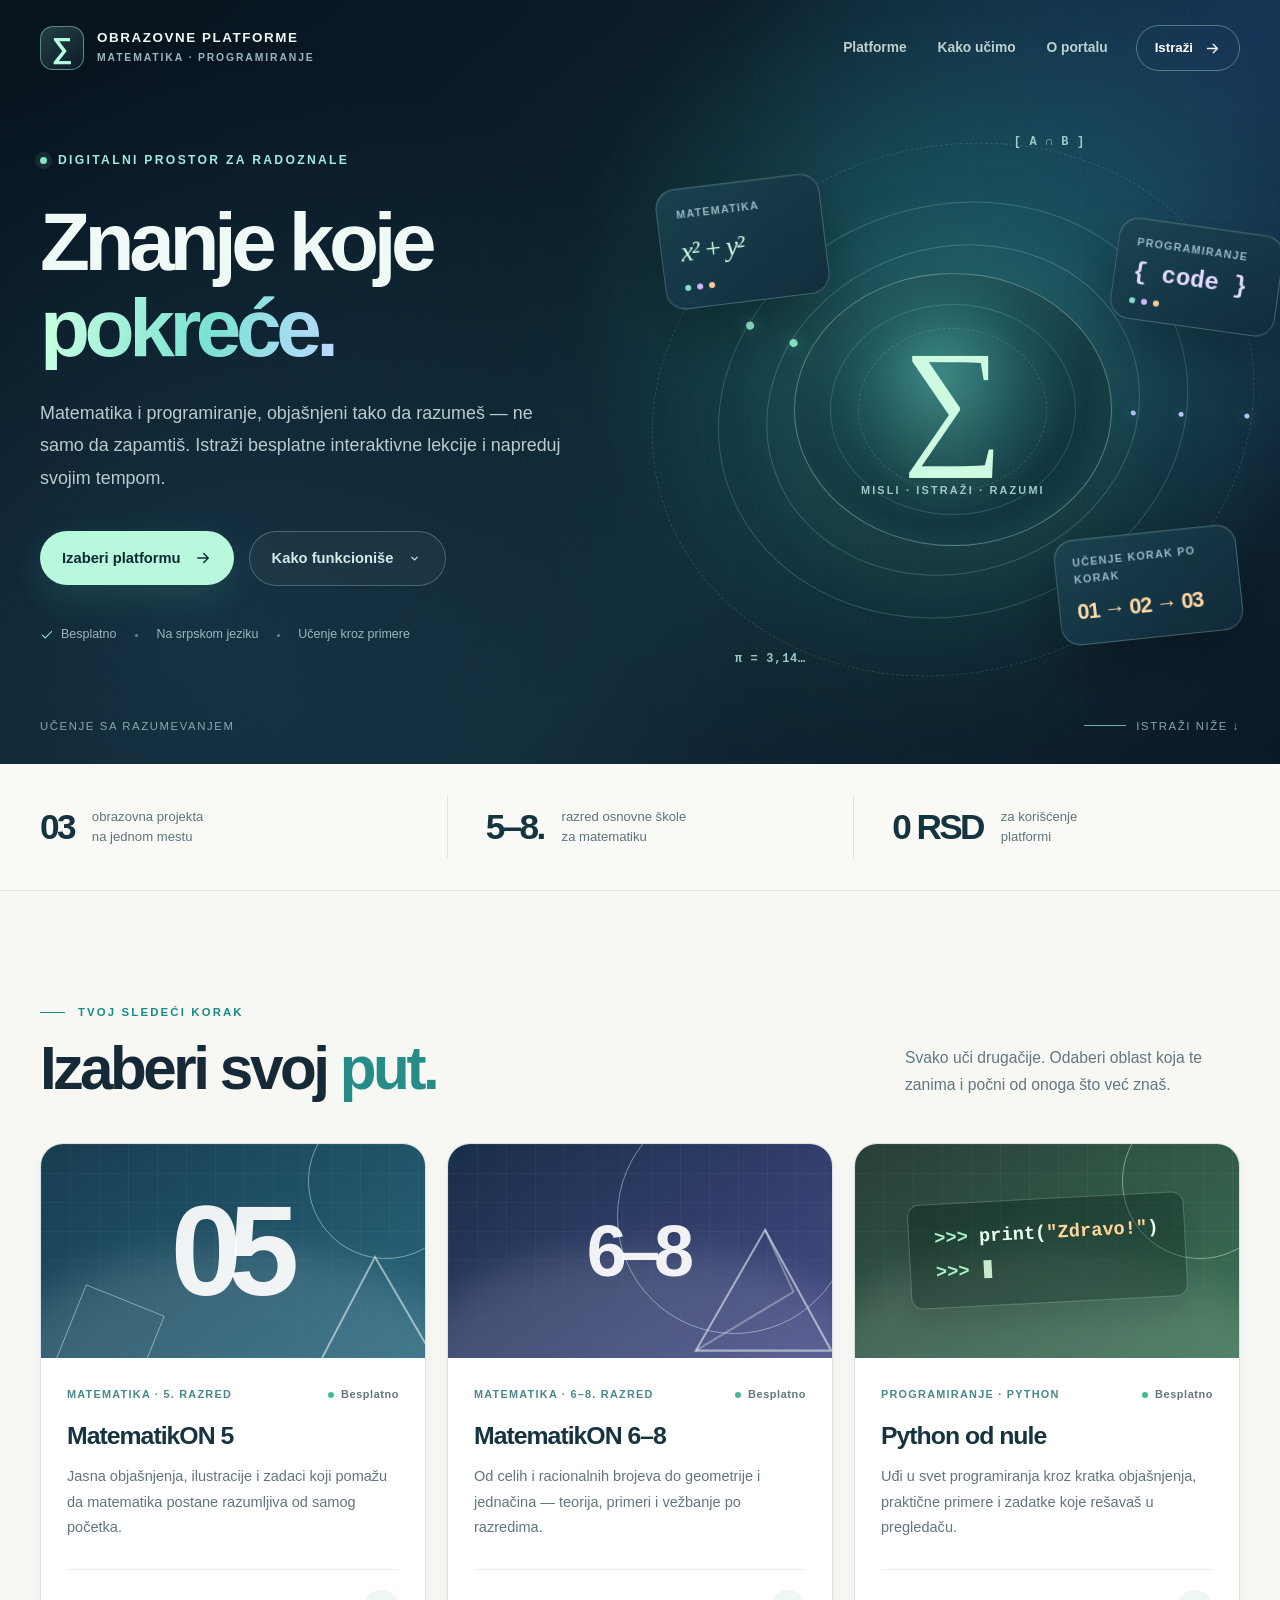
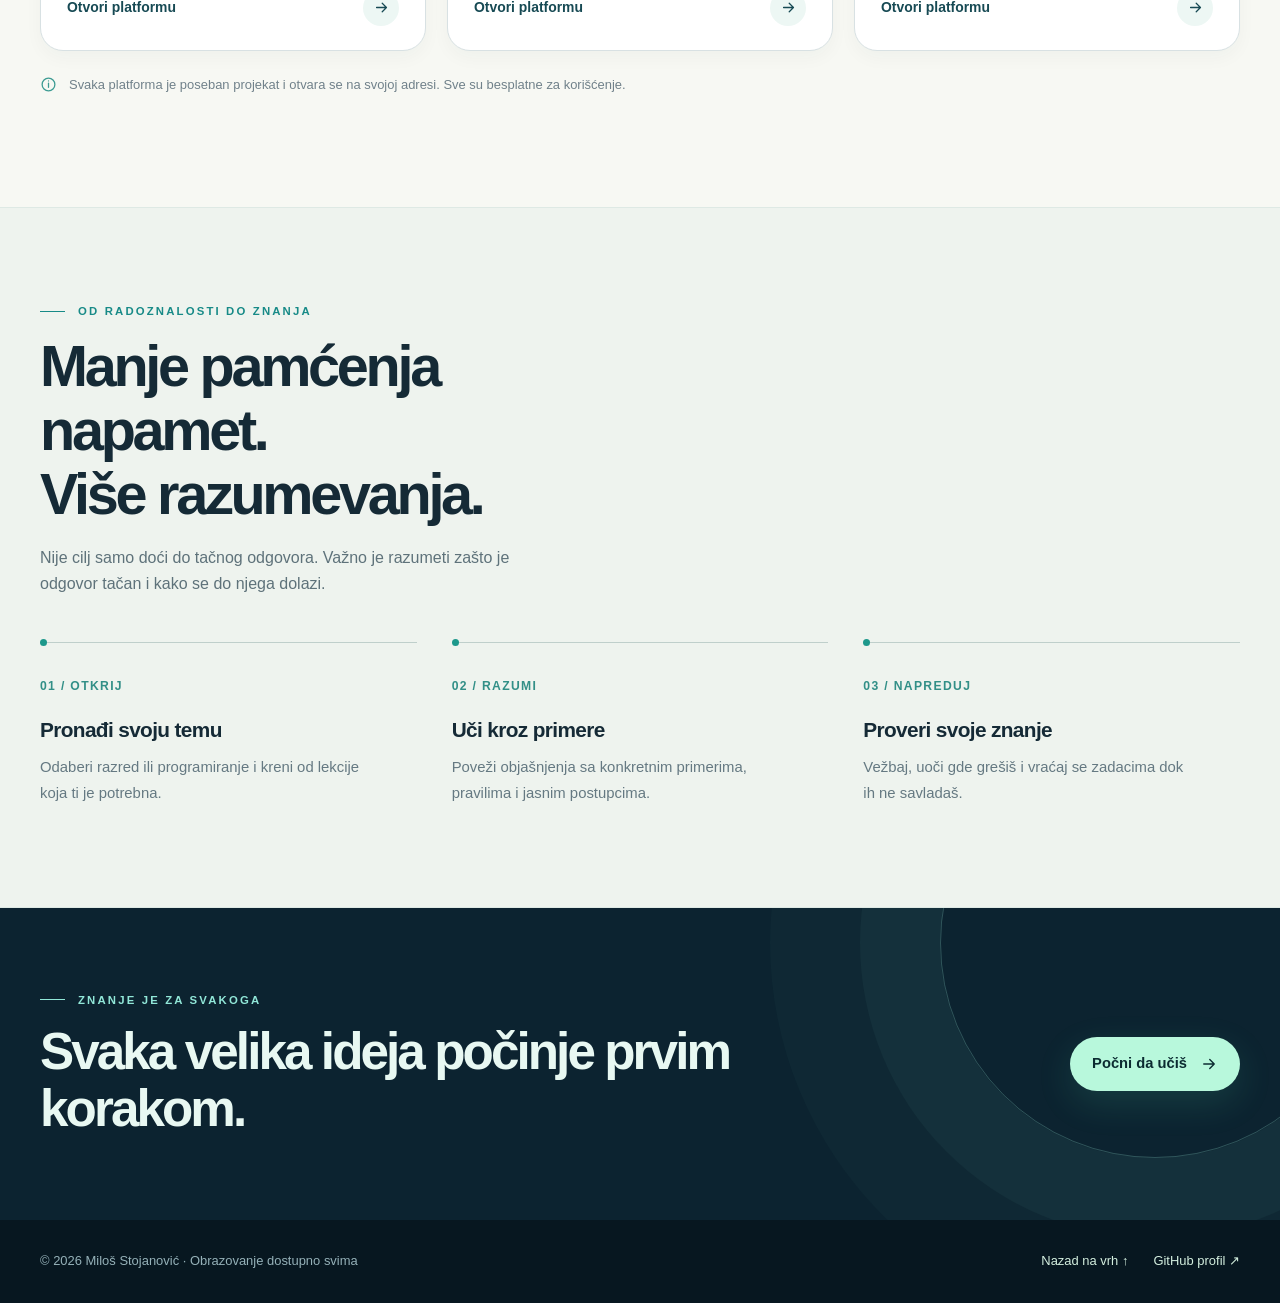
<file: index.html>
<!doctype html>
<html lang="sr-Latn">
<head>
  <meta charset="utf-8">
  <meta name="viewport" content="width=device-width, initial-scale=1, viewport-fit=cover">
  <meta name="description" content="MatematikON 5, MatematikON 6–8 i Python od nule: besplatne interaktivne lekcije, zadaci iz matematike i učenje programiranja na srpskom jeziku.">
  <meta name="theme-color" content="#091721">
  <meta name="color-scheme" content="dark light">
  <meta property="og:type" content="website">
  <meta property="og:locale" content="sr_RS">
  <meta property="og:title" content="MatematikON i Python od nule | Besplatne obrazovne platforme">
  <meta property="og:description" content="Besplatno učenje matematike za 5–8. razred i Python programiranja: MatematikON 5, MatematikON 6–8 i Python od nule.">
  <meta property="og:url" content="https://milosprofessor.github.io/">
  <link rel="canonical" href="https://milosprofessor.github.io/">
  <link rel="icon" href="data:image/svg+xml,%3Csvg xmlns='http://www.w3.org/2000/svg' viewBox='0 0 64 64'%3E%3Crect width='64' height='64' rx='17' fill='%230c2734'/%3E%3Ctext x='32' y='45' text-anchor='middle' font-size='43' fill='%23adf7d9'%3E%E2%88%91%3C/text%3E%3C/svg%3E">
  <link rel="stylesheet" href="./assets/portal.css">
  <script src="./assets/portal.js" defer></script>
  <title>MatematikON i Python od nule | Besplatne obrazovne platforme</title>
</head>
<body>
  <a class="skip-link" href="#sadrzaj">Preskoči navigaciju</a>
  <header class="site-header">
    <div class="wrap nav-wrap">
      <a class="brand" href="#pocetna" aria-label="Obrazovne platforme — početna">
        <span class="brand-icon" aria-hidden="true">∑</span>
        <span>
          <span class="brand-name">OBRAZOVNE PLATFORME</span>
          <span class="brand-caption">MATEMATIKA · PROGRAMIRANJE</span>
        </span>
      </a>
      <nav class="nav-links" aria-label="Glavna navigacija">
        <a href="#platforme">Platforme</a>
        <a href="#pristup">Kako učimo</a>
        <a href="#o-portalu">O portalu</a>
      </nav>
      <a class="nav-cta" href="#platforme">
        Istraži
        <svg aria-hidden="true" fill="none" viewBox="0 0 24 24" stroke="currentColor" stroke-width="1.8" stroke-linecap="round" stroke-linejoin="round"><path d="M5 12h14m-6-6 6 6-6 6"/></svg>
      </a>
    </div>
  </header>

  <main id="sadrzaj">
    <section class="hero" id="pocetna" aria-labelledby="hero-title">
      <div class="hero-glow" aria-hidden="true"></div>
      <div class="wrap hero-layout">
        <div class="hero-copy">
          <p class="eyebrow hero-eyebrow"><span class="pulse-dot" aria-hidden="true"></span>Digitalni prostor za radoznale</p>
          <h1 id="hero-title">Znanje koje <span class="highlight">pokreće.</span></h1>
          <p class="hero-description">Matematika i programiranje, objašnjeni tako da razumeš — ne samo da zapamtiš. Istraži besplatne interaktivne lekcije i napreduj svojim tempom.</p>
          <div class="hero-actions">
            <a class="btn btn-primary" href="#platforme">Izaberi platformu
              <svg aria-hidden="true" width="18" height="18" viewBox="0 0 24 24" fill="none" stroke="currentColor" stroke-width="1.9" stroke-linecap="round" stroke-linejoin="round"><path d="M5 12h14m-6-6 6 6-6 6"/></svg>
            </a>
            <a class="btn btn-secondary" href="#pristup">Kako funkcioniše
              <svg aria-hidden="true" width="17" height="17" viewBox="0 0 24 24" fill="none" stroke="currentColor" stroke-width="1.6" stroke-linecap="round"><path d="m8 10 4 4 4-4"/></svg>
            </a>
          </div>
          <div class="hero-trust" aria-label="Osobine portala">
            <span><svg aria-hidden="true" viewBox="0 0 24 24" fill="none" stroke="currentColor" stroke-width="1.8" stroke-linecap="round" stroke-linejoin="round"><path d="m4 12 5 5L20 6"/></svg> Besplatno</span>
            <span>Na srpskom jeziku</span>
            <span>Učenje kroz primere</span>
          </div>
        </div>

        <div class="hero-art" aria-hidden="true">
          <div class="art-field">
            <div class="art-aura"></div>
            <div class="orbit orbit--outer"></div>
            <div class="orbit"></div>
            <div class="orbit orbit--inner"></div>
            <div class="math-core">
              <span class="core-mark">∑</span>
              <span class="core-label">Misli · Istraži · Razumi</span>
            </div>
          </div>
          <div class="float-card float-card--one">
            <span class="float-caption">Matematika</span>
            <span class="symbol">x² + y²</span>
            <span class="float-mini"><span></span><span></span><span></span></span>
          </div>
          <div class="float-card float-card--two">
            <span class="float-caption">Programiranje</span>
            <span class="symbol">{ code }</span>
            <span class="float-mini"><span></span><span></span><span></span></span>
          </div>
          <div class="float-card float-card--three">
            <span class="float-caption">Učenje korak po korak</span>
            <span class="symbol">01 → 02 → 03</span>
          </div>
          <span class="art-corner art-corner--a">[ A ∩ B ]</span>
          <span class="art-corner art-corner--b">π = 3,14…</span>
        </div>
        <div class="hero-bottomline" aria-hidden="true">
          <span>Učenje sa razumevanjem</span>
          <span><i class="line"></i> Istraži niže ↓</span>
        </div>
      </div>
    </section>

    <section class="overview" aria-label="Portal u brojkama">
      <div class="wrap overview-grid">
        <div class="overview-item">
          <span class="overview-num">03</span>
          <span class="overview-text">obrazovna projekta<br>na jednom mestu</span>
        </div>
        <div class="overview-item">
          <span class="overview-num">5–8.</span>
          <span class="overview-text">razred osnovne škole<br>za matematiku</span>
        </div>
        <div class="overview-item">
          <span class="overview-num">0 RSD</span>
          <span class="overview-text">za korišćenje<br>platformi</span>
        </div>
      </div>
    </section>

    <section class="section platforms" id="platforme" aria-labelledby="platforme-title">
      <div class="wrap">
        <div class="section-top reveal">
          <div>
            <p class="section-label">Tvoj sledeći korak</p>
            <h2 id="platforme-title">Izaberi svoj <em>put.</em></h2>
          </div>
          <p class="section-summary">Svako uči drugačije. Odaberi oblast koja te zanima i počni od onoga što već znaš.</p>
        </div>

        <div class="platform-grid">
          <a class="platform-card reveal reveal-delay-1" href="https://milosprofessor.github.io/matematikon-5/" aria-label="Otvori MatematikON 5, matematika za peti razred">
            <div class="card-visual visual-5" aria-hidden="true">
              <span class="visual-shape visual-shape--circle"></span><span class="visual-shape visual-shape--square"></span>
              <svg class="visual-triangle" viewBox="0 0 140 140"><path d="M16 118 70 15 130 118Z"/></svg>
              <span class="visual-number">05</span>
            </div>
            <div class="card-content">
              <div class="card-meta"><span>Matematika · 5. razred</span><span class="card-status">Besplatno</span></div>
              <h3>MatematikON 5</h3>
              <p>Jasna objašnjenja, ilustracije i zadaci koji pomažu da matematika postane razumljiva od samog početka.</p>
              <div class="card-bottom"><span>Otvori platformu</span><span class="card-arrow">
                <svg aria-hidden="true" viewBox="0 0 24 24" fill="none" stroke="currentColor" stroke-width="1.8" stroke-linecap="round" stroke-linejoin="round"><path d="M5 12h14m-6-6 6 6-6 6"/></svg>
              </span></div>
            </div>
          </a>

          <a class="platform-card reveal reveal-delay-2" href="https://matematikon6-8.milos-python.workers.dev/" aria-label="Otvori MatematikON 6–8, matematika za šesti, sedmi i osmi razred">
            <div class="card-visual visual-68" aria-hidden="true">
              <span class="visual-shape visual-shape--ring"></span>
              <svg class="visual-triangle" viewBox="0 0 160 160"><path d="M16 133 82 18 145 133Z"/><path d="M16 133 109 77 82 18" opacity=".6"/></svg>
              <span class="visual-number">6–8</span>
            </div>
            <div class="card-content">
              <div class="card-meta"><span>Matematika · 6–8. razred</span><span class="card-status">Besplatno</span></div>
              <h3>MatematikON 6–8</h3>
              <p>Od celih i racionalnih brojeva do geometrije i jednačina — teorija, primeri i vežbanje po razredima.</p>
              <div class="card-bottom"><span>Otvori platformu</span><span class="card-arrow">
                <svg aria-hidden="true" viewBox="0 0 24 24" fill="none" stroke="currentColor" stroke-width="1.8" stroke-linecap="round" stroke-linejoin="round"><path d="M5 12h14m-6-6 6 6-6 6"/></svg>
              </span></div>
            </div>
          </a>

          <a class="platform-card reveal reveal-delay-3" href="https://milosprofessor.github.io/python-od-nule/" aria-label="Otvori Python od nule, besplatno učenje Python programiranja">
            <div class="card-visual visual-py" aria-hidden="true">
              <span class="visual-shape visual-shape--circle"></span>
              <div class="visual-code"><span class="prompt">&gt;&gt;&gt;</span> print(<span class="quote">"Zdravo!"</span>)<br><span class="prompt">&gt;&gt;&gt;</span> <span class="cursor"></span></div>
            </div>
            <div class="card-content">
              <div class="card-meta"><span>Programiranje · Python</span><span class="card-status">Besplatno</span></div>
              <h3>Python od nule</h3>
              <p>Uđi u svet programiranja kroz kratka objašnjenja, praktične primere i zadatke koje rešavaš u pregledaču.</p>
              <div class="card-bottom"><span>Otvori platformu</span><span class="card-arrow">
                <svg aria-hidden="true" viewBox="0 0 24 24" fill="none" stroke="currentColor" stroke-width="1.8" stroke-linecap="round" stroke-linejoin="round"><path d="M5 12h14m-6-6 6 6-6 6"/></svg>
              </span></div>
            </div>
          </a>
        </div>

        <p class="platforms-note reveal">
          <svg aria-hidden="true" viewBox="0 0 24 24" stroke="currentColor" stroke-width="1.8" fill="none" stroke-linecap="round" stroke-linejoin="round"><circle cx="12" cy="12" r="9"/><path d="M12 10v6m0-9h.01"/></svg>
          Svaka platforma je poseban projekat i otvara se na svojoj adresi. Sve su besplatne za korišćenje.
        </p>
      </div>
    </section>

    <section class="section journey" id="pristup" aria-labelledby="pristup-title">
      <div class="wrap">
        <div class="journey-heading reveal">
          <p class="section-label">Od radoznalosti do znanja</p>
          <h2 id="pristup-title">Manje pamćenja napamet.<br>Više razumevanja.</h2>
          <p>Nije cilj samo doći do tačnog odgovora. Važno je razumeti zašto je odgovor tačan i kako se do njega dolazi.</p>
        </div>
        <div class="steps">
          <div class="step reveal reveal-delay-1">
            <span class="step-no">01 / OTKRIJ</span>
            <h3>Pronađi svoju temu</h3>
            <p>Odaberi razred ili programiranje i kreni od lekcije koja ti je potrebna.</p>
          </div>
          <div class="step reveal reveal-delay-2">
            <span class="step-no">02 / RAZUMI</span>
            <h3>Uči kroz primere</h3>
            <p>Poveži objašnjenja sa konkretnim primerima, pravilima i jasnim postupcima.</p>
          </div>
          <div class="step reveal reveal-delay-3">
            <span class="step-no">03 / NAPREDUJ</span>
            <h3>Proveri svoje znanje</h3>
            <p>Vežbaj, uoči gde grešiš i vraćaj se zadacima dok ih ne savladaš.</p>
          </div>
        </div>
      </div>
    </section>

    <section class="outro" id="o-portalu" aria-labelledby="outro-title">
      <div class="wrap outro-inner">
        <div class="reveal">
          <p class="section-label">Znanje je za svakoga</p>
          <h2 id="outro-title">Svaka velika ideja počinje prvim korakom.</h2>
        </div>
        <a class="btn btn-primary reveal reveal-delay-2" href="#platforme">Počni da učiš
          <svg aria-hidden="true" width="18" height="18" viewBox="0 0 24 24" fill="none" stroke="currentColor" stroke-width="1.8" stroke-linecap="round" stroke-linejoin="round"><path d="M5 12h14m-6-6 6 6-6 6"/></svg>
        </a>
      </div>
    </section>
  </main>
  <footer class="site-footer">
    <div class="wrap footer-wrap">
      <p>© 2026 Miloš Stojanović · Obrazovanje dostupno svima</p>
      <div class="footer-links"><a href="#pocetna">Nazad na vrh ↑</a><a href="https://github.com/Milosprofessor" rel="noopener noreferrer" target="_blank">GitHub profil ↗</a></div>
    </div>
  </footer>
</body>
</html>
</file>
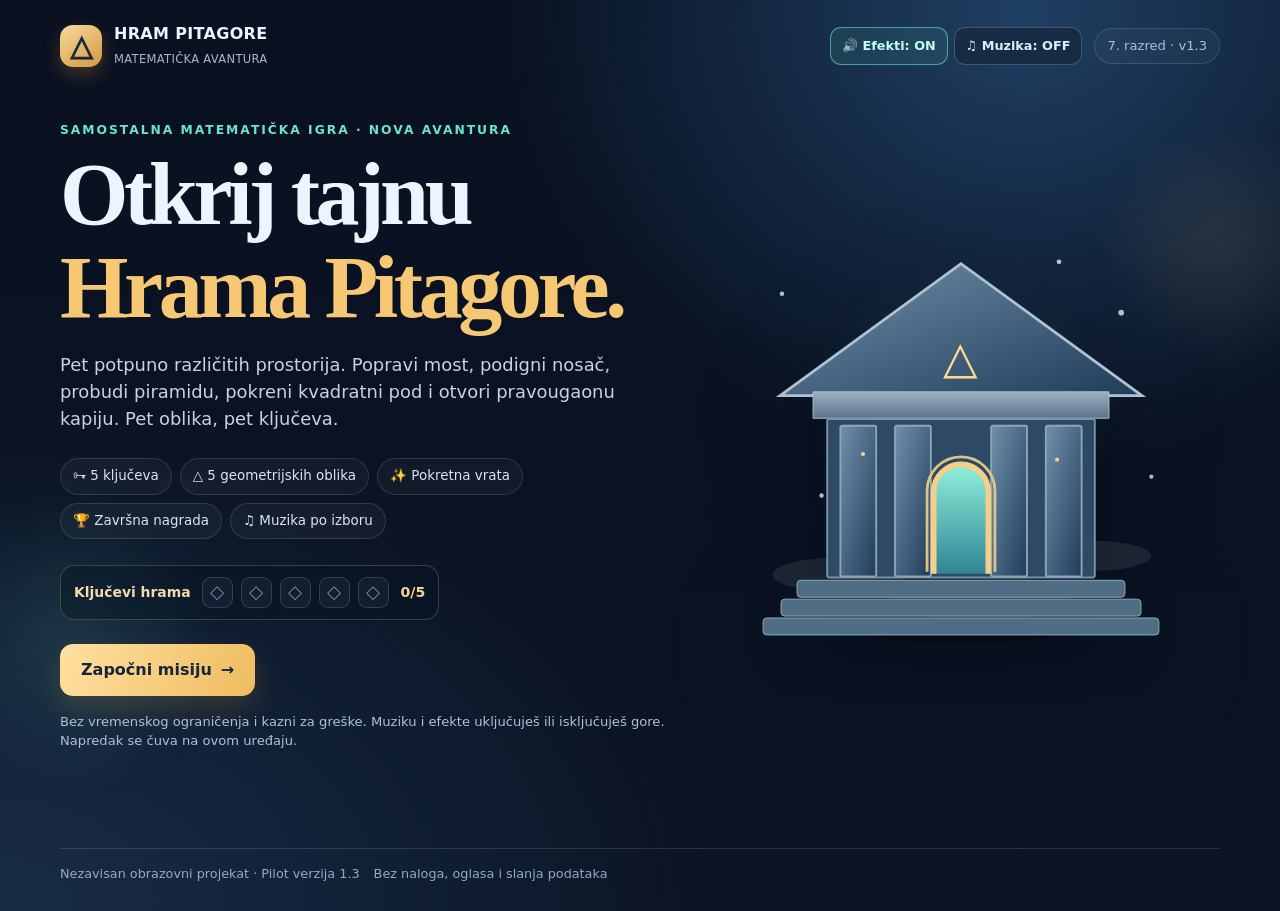
<file: hram-pitagore/index.html>
<!DOCTYPE html>
<html lang="sr">
<head>
<meta charset="utf-8">
<meta name="viewport" content="width=device-width,initial-scale=1,viewport-fit=cover">
<meta name="theme-color" content="#0b1425">
<meta name="description" content="Hram Pitagore — besplatna, samostalna matematička avantura za sedmi razred.">
<title>Hram Pitagore | Matematička avantura</title>
<style>
:root{
  color-scheme:dark;
  --bg:#0b1425;
  --panel:#121f35;
  --panel2:#182943;
  --ink:#ecf4ff;
  --muted:#afc0d8;
  --line:rgba(214,230,255,.14);
  --gold:#f7c873;
  --aqua:#6be4ce;
  --red:#f8a9a9;
  --ok:#a3efbf;
  --shade:0 16px 60px rgba(0,0,0,.25);
}
*{box-sizing:border-box}
html{min-height:100%;background:var(--bg)}
body{
  margin:0;
  min-height:100vh;
  font:16px/1.5 system-ui,-apple-system,"Segoe UI",sans-serif;
  color:var(--ink);
  background:
    radial-gradient(ellipse at 80% 1%,rgba(35,71,110,.86) 0,transparent 36%),
    radial-gradient(ellipse at 0 100%,rgba(25,46,72,.95) 0,transparent 40%),
    linear-gradient(180deg,#091121 0%,#0b1425 100%);
  position:relative;
  overflow-x:hidden;
}
body::before,
body::after{
  content:"";
  position:fixed;
  inset:auto;
  pointer-events:none;
  z-index:0;
  filter:blur(18px);
}
body::before{
  width:300px;
  height:300px;
  left:-80px;
  bottom:12vh;
  border-radius:50%;
  background:radial-gradient(circle,rgba(107,228,206,.12),transparent 70%);
  animation:glowShift 8s ease-in-out infinite;
}
body::after{
  width:240px;
  height:240px;
  right:-60px;
  top:14vh;
  border-radius:50%;
  background:radial-gradient(circle,rgba(247,200,115,.10),transparent 70%);
  animation:glowShift 10s ease-in-out infinite reverse;
}
button,input{font:inherit}
button{cursor:pointer}
button:focus-visible,input:focus-visible{outline:3px solid var(--aqua);outline-offset:3px}
button:disabled{opacity:.55;cursor:not-allowed}
.shell{width:min(1160px,calc(100% - 32px));margin:auto;position:relative;z-index:1}
.topbar{display:flex;justify-content:space-between;align-items:center;padding:22px 0;gap:16px}
.brand{display:flex;gap:12px;align-items:center;font-weight:800;letter-spacing:.02em}
.brand-symbol{
  display:grid;place-items:center;width:42px;height:42px;border-radius:13px;
  background:linear-gradient(145deg,#f8dc9b,#d69541);color:#18273b;font:700 29px Georgia,serif;
  box-shadow:0 8px 18px rgba(214,149,65,.25);
}
.top-tag{border:1px solid var(--line);border-radius:99px;padding:7px 12px;color:var(--muted);font-size:.82rem;white-space:nowrap;background:rgba(255,255,255,.03)}
.eyebrow{color:var(--aqua);text-transform:uppercase;letter-spacing:.16em;font-size:.77rem;font-weight:800}
.hero{display:grid;grid-template-columns:1.08fr .92fr;align-items:center;gap:34px;min-height:calc(100vh - 144px);padding-bottom:55px}
.hero h1{font:700 clamp(3.1rem,7vw,5.5rem)/1.05 Georgia,serif;letter-spacing:-.05em;margin:10px 0 16px}
.hero h1 span{color:var(--gold)}
.intro{color:#c5d3e6;max-width:560px;font-size:1.12rem}
.feature-pills{display:flex;gap:8px;flex-wrap:wrap;margin:26px 0}
.pill{border:1px solid var(--line);background:rgba(255,255,255,.035);border-radius:99px;padding:7px 12px;color:#d9e5f3;font-size:.84rem}
.btn{appearance:none;border:0;border-radius:13px;padding:14px 21px;font-weight:800;min-height:49px;display:inline-flex;align-items:center;justify-content:center;gap:9px;transition:transform .15s,filter .15s,box-shadow .15s}
.btn:hover:not(:disabled){transform:translateY(-2px);filter:brightness(1.05)}
.btn-primary{background:linear-gradient(110deg,#ffe0a0,#efbc60);color:#17253b;box-shadow:0 12px 28px rgba(233,166,66,.18)}
.btn-secondary{background:#243751;color:var(--ink);border:1px solid var(--line)}
.btn-quiet{background:transparent;border:1px solid var(--line);color:#e1ebfa}
.fine{font-size:.82rem;color:var(--muted);margin-top:16px}
.illustration{position:relative;min-height:430px;display:grid;place-items:center;filter:drop-shadow(0 25px 50px rgba(0,0,0,.25))}
.illustration svg{width:min(100%,490px);height:auto;overflow:visible}
.temple-wrap{animation:floatTemple 5.2s ease-in-out infinite}
.temple-shadow{animation:shadowPulse 5.2s ease-in-out infinite}
.portal-glow{animation:portalPulse 2.6s ease-in-out infinite}
.portal-door{animation:portalPulse 2.6s ease-in-out infinite}
.rune{animation:runePulse 2.4s ease-in-out infinite}
.star{animation:twinkle 3.4s ease-in-out infinite}
.star.s2{animation-delay:.7s}
.star.s3{animation-delay:1.5s}
.star.s4{animation-delay:2.1s}
.star.s5{animation-delay:2.7s}
.mist-1{animation:drift 16s linear infinite}
.mist-2{animation:drift 22s linear infinite reverse}
.panel{border:1px solid var(--line);border-radius:24px;background:linear-gradient(145deg,rgba(24,42,68,.96),rgba(13,27,46,.97));box-shadow:var(--shade);backdrop-filter:blur(10px)}
.game-layout{display:grid;grid-template-columns:minmax(0,1fr) 290px;gap:20px;padding:12px 0 50px}
.main-panel{padding:clamp(20px,4vw,36px);min-height:650px;position:relative;overflow:hidden}
.main-panel::before{
  content:"";
  position:absolute;
  width:360px;height:360px;right:-150px;top:-160px;border-radius:50%;
  background:radial-gradient(circle,rgba(107,228,206,.11),transparent 70%);
  pointer-events:none;
}
.sidebar{padding:24px;align-self:start;position:sticky;top:20px}
.back-link{background:none;border:0;color:var(--muted);padding:0;font-weight:700;margin-bottom:22px}
.back-link:hover{text-decoration:underline}
.room-kicker{display:flex;align-items:center;justify-content:space-between;gap:12px;color:var(--aqua);font-size:.82rem;font-weight:800;text-transform:uppercase;letter-spacing:.11em}
.room-heading{font:700 clamp(2rem,4.5vw,3.05rem)/1.12 Georgia,serif;margin:9px 0 10px}
.room-desc{color:#d4e1f0;max-width:680px;margin-bottom:18px}
.room-atmosphere{display:flex;gap:12px;flex-wrap:wrap;margin:0 0 12px}
.atmosphere-chip{display:inline-flex;align-items:center;gap:8px;padding:8px 12px;border:1px solid rgba(255,255,255,.10);border-radius:999px;background:rgba(255,255,255,.03);color:#d8e5f3;font-size:.84rem}
.chip-dot{width:9px;height:9px;border-radius:50%;background:var(--aqua);box-shadow:0 0 12px rgba(107,228,206,.45);animation:chipPulse 2s ease-in-out infinite}
.chip-dot.gold{background:var(--gold);box-shadow:0 0 12px rgba(247,200,115,.42);animation-delay:.6s}
.visual-box{border:1px solid rgba(255,255,255,.1);border-radius:18px;overflow:hidden;background:radial-gradient(circle at 50% 45%,#2f5076 0%,#14263f 78%);padding:18px;margin:20px 0 24px;text-align:center;position:relative}
.visual-box::before{
  content:"";
  position:absolute;inset:0;pointer-events:none;
  background:linear-gradient(180deg,rgba(255,255,255,.05),transparent 35%),radial-gradient(circle at 50% 18%,rgba(255,224,160,.12),transparent 36%);
}
.visual-box svg{position:relative;z-index:1;width:min(100%,520px);height:auto;max-height:280px;overflow:visible}
.diagram-note{color:#d6e3f2;font-size:.86rem;margin:12px 0 0;position:relative;z-index:1}
.question{font-weight:800;font-size:1.07rem;margin:15px 0}
.answer-form{display:flex;gap:10px;align-items:stretch;flex-wrap:wrap}
.answer-input{background:#0b182b;color:var(--ink);padding:13px 14px;border:1px solid #5b728f;border-radius:12px;width:min(240px,100%);min-height:50px;font-size:1.14rem}
.answer-input::placeholder{color:#93a6c0}
.choice-grid{display:grid;grid-template-columns:repeat(2,minmax(0,1fr));gap:10px}
.choice{min-height:75px;display:flex;align-items:center;gap:12px;text-align:left;border-radius:13px;border:1px solid #405472;background:#152a43;color:var(--ink);padding:14px 17px;font-weight:800}
.choice:hover,.choice:focus-visible{border-color:var(--gold);background:#213c59}
.choice span{font-size:1.4rem}
.muted{color:var(--muted)}
.support{margin-top:20px;display:flex;flex-wrap:wrap;gap:10px}
.hint-panel,.message,.explain-panel{border-radius:16px;margin-top:16px;padding:16px 18px}
.hint-panel{border:1px solid rgba(107,228,206,.32);background:rgba(107,228,206,.08);color:#ddfff6}
.message{border:1px solid rgba(255,215,136,.35);background:rgba(255,215,136,.08)}
.message.error{border-color:rgba(248,169,169,.35);background:rgba(248,169,169,.07);color:#ffe1e1}
.message.success{border-color:rgba(163,239,191,.4);background:rgba(163,239,191,.1);color:#ddffe7}
.message strong{display:block;margin-bottom:4px}
.explain-panel{border:1px solid rgba(247,200,115,.30);background:linear-gradient(145deg,rgba(247,200,115,.08),rgba(255,255,255,.03))}
.explain-grid{display:grid;grid-template-columns:minmax(0,1.25fr) minmax(240px,.75fr);gap:18px;align-items:start}
.explain-panel h3{margin:0 0 8px;font-size:1.08rem}
.explain-panel p{margin:0 0 12px;color:#dce8f6}
.step-list{display:grid;gap:10px}
.step-item{display:grid;grid-template-columns:34px 1fr;gap:10px;align-items:start;padding:10px 12px;border-radius:14px;background:rgba(8,18,30,.26);border:1px solid rgba(255,255,255,.06)}
.step-no{width:34px;height:34px;border-radius:12px;display:grid;place-items:center;font-weight:800;background:rgba(247,200,115,.15);border:1px solid rgba(247,200,115,.25);color:#ffd993}
.step-text{font-weight:600;color:#f1f7ff}
.step-mini{font-size:.85rem;color:#c5d3e6;margin-top:2px}
.tablet{border:1px solid rgba(255,255,255,.1);border-radius:18px;background:linear-gradient(180deg,rgba(36,54,77,.92),rgba(17,27,40,.96));padding:12px;box-shadow:inset 0 1px 0 rgba(255,255,255,.08)}
.tablet svg{width:100%;height:auto;display:block;overflow:visible}
.tablet-note{font-size:.82rem;color:#b7c7dd;margin-top:8px;text-align:center}
.bar{height:9px;background:#26374f;border-radius:99px;overflow:hidden;margin:12px 0 17px}
.bar > div{height:100%;background:linear-gradient(90deg,#59d4b8,#f6cd7f);transition:width .35s}
.map-list{display:grid;gap:14px;margin-top:22px}
.map-item{display:flex;align-items:center;gap:10px;color:#b4c5da}.map-item .number{width:34px;height:34px;display:grid;place-items:center;border-radius:10px;border:1px solid #45607a;background:#1e324e;font-weight:800;flex:none}.map-item.done{color:#b5f1cc}.map-item.done .number{background:rgba(61,169,104,.15);border-color:#4ea67e}.map-item.active{color:#fff;font-weight:800}.map-item.active .number{background:#f4c779;color:#16253a;border-color:#f4c779}
.sidebar h3{font-size:1.05rem;margin:0 0 7px}.mini-note{margin-top:26px;border-top:1px solid var(--line);padding-top:18px;font-size:.9rem;color:var(--muted)}
.result{max-width:780px;margin:28px auto 70px;text-align:center;padding:36px 28px;position:relative;overflow:hidden}
.result::before{content:"";position:absolute;inset:auto;top:-120px;left:50%;transform:translateX(-50%);width:260px;height:260px;border-radius:50%;background:radial-gradient(circle,rgba(247,200,115,.16),transparent 70%)}
.result h1{font:700 clamp(2.5rem,6vw,4rem)/1.1 Georgia,serif;margin:12px 0}.result .medal{font-size:4.5rem}.result p{max-width:560px;margin:0 auto 20px;color:#d5e1ee}.result .summary{display:grid;grid-template-columns:repeat(2,1fr);gap:12px;max-width:430px;margin:26px auto}.summary-item{border:1px solid var(--line);border-radius:14px;padding:17px}.summary-item b{display:block;font-size:1.55rem;color:var(--gold)}
.footer{border-top:1px solid var(--line);color:#95a9c2;font-size:.8rem;padding:15px 0 28px;position:relative;z-index:1}.footer span+span{margin-left:14px}
.two-input{display:flex;gap:12px;flex-wrap:wrap;align-items:flex-end}.field{display:grid;gap:5px;color:#d3e1f0;font-weight:700}.field .answer-input{width:160px}.help-reason{color:var(--muted);font-size:.86rem;margin-top:8px}.sr-only{position:absolute;width:1px;height:1px;padding:0;margin:-1px;overflow:hidden;clip:rect(0,0,0,0);white-space:nowrap;border:0}
.math-text{paint-order:stroke;stroke:rgba(10,16,26,.35);stroke-width:6px;stroke-linejoin:round}
/* Game feel: vrata, ključevi, pobedničke nagrade */
.header-tools{display:flex;align-items:center;justify-content:flex-end;gap:12px;flex-wrap:wrap}
.audio-controls{display:flex;gap:6px;flex-wrap:wrap}
.audio-btn{border:1px solid rgba(202,224,245,.23);background:rgba(22,42,65,.86);color:#e0edf8;border-radius:11px;padding:8px 11px;font-size:.8rem;font-weight:800;min-height:38px}
.audio-btn[aria-pressed="true"]{border-color:rgba(107,228,206,.58);color:#c1fff1;background:rgba(66,151,138,.17)}
.audio-btn:active{transform:scale(.98)}
.hero-progress{margin-bottom:24px}
.key-inventory{display:flex;align-items:center;gap:8px;flex-wrap:wrap;padding:11px 13px;margin:15px 0;background:rgba(4,18,32,.36);border:1px solid rgba(247,200,115,.23);border-radius:14px;max-width:fit-content}
.inventory-label{font-weight:800;color:#f4dca8;font-size:.87rem;margin-right:3px}
.key-slot{width:31px;height:31px;display:grid;place-items:center;font-size:1.15rem;border-radius:9px;border:1px solid rgba(195,215,237,.18);background:rgba(255,255,255,.04);color:#718aa7}
.key-slot.earned{border-color:rgba(247,200,115,.68);background:rgba(247,200,115,.12);color:#ffe4a6;box-shadow:0 0 12px rgba(247,200,115,.10)}
.key-inventory b{font-size:.88rem;color:#f7d493;margin-left:4px;white-space:nowrap}
.room-scene{border-radius:18px;overflow:hidden;margin:16px 0 20px;border:1px solid rgba(173,214,243,.24);background:#13273f;position:relative;box-shadow:inset 0 0 22px rgba(0,0,0,.25)}
.room-scene svg{width:100%;height:auto;display:block;max-height:260px}
.scene-caption{position:absolute;left:11px;right:11px;bottom:9px;text-align:center;font-size:.78rem;line-height:1.35;font-weight:800;padding:6px 10px;border:1px solid rgba(255,255,255,.16);background:rgba(7,18,31,.87);border-radius:10px;color:#dbeaf9;max-width:fit-content;margin:0 auto;backdrop-filter:blur(4px)}
.room-scene.scene-unlocked{border-color:rgba(107,228,206,.6);box-shadow:0 0 26px rgba(107,228,206,.12)}
.gate-left,.gate-right{transition:transform 1.05s cubic-bezier(.23,.69,.2,1)}
.door-panels-open .gate-left,.scene-unlocked .gate-left{transform:translateX(-55px)}
.door-panels-open .gate-right,.scene-unlocked .gate-right{transform:translateX(55px)}
.door-lock{transition:opacity .42s,transform .6s;transform-origin:260px 156px}
.door-lock-open,.scene-unlocked .door-lock{opacity:0;transform:scale(.4) rotate(20deg)}
.torch{transform-origin:center 140px;animation:torchFlicker 1.2s ease-in-out infinite alternate}
.torch-right{animation-delay:.4s}
.scene-smoke{animation:sceneMist 9s ease-in-out infinite}
.scene-stars{animation:twinkle 2.2s ease-in-out infinite}
.room-emblem{animation:runePulse 2.8s ease-in-out infinite}
.door-done{padding:12px;border:1px solid rgba(107,228,206,.38);border-radius:12px;color:#b7ffeb;background:rgba(107,228,206,.08);font-weight:700}
.key-reward{display:flex;align-items:center;gap:14px;margin:16px 0 4px;padding:14px;background:rgba(247,200,115,.11);border-radius:16px;border:1px solid rgba(247,200,115,.32)}
.key-reward b,.key-reward span{display:block}.key-reward span{font-size:.87rem;color:#f5e7ca;margin-top:4px}
.reward-key{width:64px;height:64px;flex:none;filter:drop-shadow(0 4px 12px rgba(247,200,115,.45));animation:keyFloat 2.1s ease-in-out infinite}
.reward-key svg{width:100%;height:100%}
.unlock-controls{margin-top:14px;display:flex;gap:10px;align-items:center;flex-wrap:wrap}
.door-message{font-weight:700;color:#b9f4dc;margin:15px 0 10px}
.trophy-wrap{margin:0 auto 6px;width:155px;height:155px;position:relative;filter:drop-shadow(0 5px 28px rgba(255,210,111,.32));animation:trophyHover 3.7s ease-in-out infinite}
.trophy-graphic{display:block;width:100%;height:100%}
.awards{display:flex;gap:12px;justify-content:center;flex-wrap:wrap;margin:24px auto 10px}
.award{flex:1 1 165px;max-width:220px;min-width:150px;border:1px solid rgba(247,200,115,.33);background:rgba(247,200,115,.08);padding:13px 12px;border-radius:16px;text-align:center;font-size:1.35rem}
.award b{display:block;font-size:.89rem;color:#ffdda0}.award small{display:block;font-size:.76rem;color:#c2d1e1;margin-top:6px}
.win-buttons{display:flex;gap:10px;justify-content:center;flex-wrap:wrap}
.win-panel .key-inventory{margin:18px auto 0}
.confetti{position:absolute;top:-22px;left:var(--x);width:8px;height:16px;background:#f9d18c;border-radius:2px;opacity:0;pointer-events:none;animation:confettiFall var(--dur) linear var(--delay) infinite;transform:rotate(var(--rotation))}
.confetti:nth-child(3n){background:#7fe2c9}.confetti:nth-child(4n){background:#f4aeb8}
@keyframes torchFlicker{0%{opacity:.84;transform:scale(.97)}100%{opacity:1;transform:scale(1.035)}}
@keyframes sceneMist{0%,100%{transform:translateX(-12px)}50%{transform:translateX(18px)}}
@keyframes keyFloat{0%,100%{transform:translateY(0) rotate(-9deg)}50%{transform:translateY(-9px) rotate(3deg)}}
@keyframes trophyHover{0%,100%{transform:translateY(0)}50%{transform:translateY(-9px)}}
@keyframes confettiFall{0%{transform:translateY(-15px) rotate(var(--rotation));opacity:0}12%{opacity:.85}90%{opacity:.85}100%{transform:translateY(470px) rotate(440deg);opacity:0}}
@media(max-width:760px){.topbar{align-items:flex-start;flex-wrap:wrap}.header-tools{width:100%;justify-content:space-between;gap:8px}.top-tag{order:-1}.audio-btn{min-height:42px}.room-scene svg{min-height:160px}.scene-caption{font-size:.72rem;bottom:7px}.key-inventory{gap:5px;padding:8px 9px}.inventory-label{width:100%}.key-slot{width:28px;height:28px}.reward-key{width:52px;height:52px}.unlock-controls .btn{width:100%}.win-panel .awards{display:grid;grid-template-columns:1fr 1fr}.win-panel .award{min-width:0;width:100%}.trophy-wrap{width:132px;height:132px}}
@media(max-width:920px){.hero{grid-template-columns:1fr;min-height:auto;gap:8px;padding:32px 0 50px}.illustration{order:-1;min-height:250px}.illustration svg{max-height:300px}.game-layout{grid-template-columns:1fr}.sidebar{position:static;order:-1;padding:18px}.sidebar .map-list{grid-template-columns:repeat(5,1fr);gap:6px;margin-top:13px}.map-item{display:block;text-align:center;font-size:.69rem}.map-item .number{margin:auto auto 6px}.sidebar .mini-note{display:none}.main-panel{min-height:unset}.room-heading{font-size:2.25rem}.top-tag{font-size:.72rem}.choice-grid{grid-template-columns:1fr}.explain-grid{grid-template-columns:1fr}.tablet{max-width:460px;margin:0 auto}}
@media(max-width:760px){.visual-box{padding:10px}.answer-form .answer-input{flex:1;min-width:130px}.two-input .field{width:100%}.two-input .field .answer-input{width:100%}.two-input .btn{width:100%}}
@media(max-width:420px){.brand small{display:none}}
@media(prefers-reduced-motion:reduce){*,*::before,*::after{transition:none!important;animation:none!important}}
@keyframes portalPulse{0%,100%{opacity:.75;filter:drop-shadow(0 0 0 rgba(107,228,206,.05))}50%{opacity:1;filter:drop-shadow(0 0 14px rgba(107,228,206,.35))}}
@keyframes twinkle{0%,100%{opacity:.35;transform:scale(.95)}50%{opacity:1;transform:scale(1.14)}}
@keyframes drift{0%{transform:translateX(-12px)}50%{transform:translateX(16px)}100%{transform:translateX(-12px)}}
@keyframes floatTemple{0%,100%{transform:translateY(0)}50%{transform:translateY(-8px)}}
@keyframes shadowPulse{0%,100%{opacity:.34;transform:scaleX(1)}50%{opacity:.48;transform:scaleX(1.06)}}
@keyframes runePulse{0%,100%{opacity:.78}50%{opacity:1;filter:drop-shadow(0 0 8px rgba(255,219,150,.5))}}
@keyframes chipPulse{0%,100%{transform:scale(1)}50%{transform:scale(1.18)}}
@keyframes glowShift{0%,100%{transform:translateY(0)}50%{transform:translateY(-16px)}}

/* Različite filmske scene umesto jedne iste kapije u svakoj prostoriji */
.room-scene{border-color:rgba(157,197,220,.36);box-shadow:inset 0 0 42px rgba(0,0,0,.27),0 12px 26px rgba(0,0,0,.17);margin-top:12px}
.room-scene svg{max-height:none;min-height:200px}
.room-scene .scene-caption{max-width:calc(100% - 24px);bottom:12px;font-size:.82rem;background:rgba(4,15,29,.85);padding:7px 13px}
.room-scene.scene-solved{border-color:rgba(247,200,115,.78)}
.scene-frame-title{position:absolute;top:12px;left:12px;z-index:2;padding:7px 11px;border:1px solid rgba(245,210,145,.3);border-radius:10px;background:rgba(5,18,33,.77);color:#ffe2a9;font-size:.76rem;letter-spacing:.08em;font-weight:850;text-transform:uppercase;pointer-events:none}
.scene-svg .scene-stars{transform-origin:310px 120px;animation:twinkle 3.8s ease-in-out infinite}
.scene-svg .water-foam{animation:streaming 8s linear infinite}
.scene-svg .fire{transform-box:fill-box;transform-origin:50% 95%;animation:torchFlicker .85s ease-in-out infinite alternate}
.scene-svg .lamp-glow{animation:portalPulse 2.8s ease-in-out infinite}
.scene-svg .bridge-built{opacity:.42;transform:translateY(18px);transition:transform 1.4s cubic-bezier(.19,1,.22,1),opacity 1s}
.scene-solved .scene-svg .bridge-built,.scene-unlocked .scene-svg .bridge-built{opacity:1;transform:translateY(0)}
.scene-svg .bridge-glow{opacity:.25;transition:opacity .8s}
.scene-solved .scene-svg .bridge-glow,.scene-unlocked .scene-svg .bridge-glow{opacity:1}
.scene-svg .mast-rise{transform:translateY(18px);opacity:.6;transition:transform 1.15s,opacity 1.15s}
.scene-solved .scene-svg .mast-rise,.scene-unlocked .scene-svg .mast-rise{transform:translateY(0);opacity:1}
.scene-svg .crystal-core{transform-origin:310px 147px;animation:crystalBreath 3.5s ease-in-out infinite}
.scene-svg .crystal-ray{opacity:.07;transition:opacity 1.2s}
.scene-solved .scene-svg .crystal-ray,.scene-unlocked .scene-svg .crystal-ray{opacity:1;animation:runePulse 1.9s ease-in-out infinite}
.scene-svg .floor-rune{transform-origin:310px 169px;transition:transform 1.6s cubic-bezier(.17,.75,.25,1)}
.scene-solved .scene-svg .floor-rune,.scene-unlocked .scene-svg .floor-rune{transform:rotate(22deg)}
.scene-svg .floor-beam{opacity:.35;transition:opacity 1.3s}
.scene-solved .scene-svg .floor-beam,.scene-unlocked .scene-svg .floor-beam{opacity:1}
.scene-svg .gate-rise{transition:transform 1.35s cubic-bezier(.2,.7,.3,1)}
.scene-unlocked .scene-svg .gate-rise{transform:translateY(-176px)}
.scene-svg .stone-door-left,.scene-svg .stone-door-right{transition:transform 1.2s cubic-bezier(.2,.7,.2,1)}
.scene-unlocked .scene-svg .stone-door-left{transform:translateX(-48px)}
.scene-unlocked .scene-svg .stone-door-right{transform:translateX(48px)}
.scene-svg .seal-lock{transition:opacity .6s,transform .7s;transform-origin:310px 169px}
.scene-unlocked .scene-svg .seal-lock{opacity:0;transform:scale(.3)}
.scene-svg .bridge-end{opacity:.98}
.mission-ribbon{display:flex;align-items:center;gap:8px;flex-wrap:wrap;margin:9px 0 16px}
.mission-ribbon .mission-type{display:inline-flex;border-radius:999px;background:rgba(247,200,115,.12);border:1px solid rgba(247,200,115,.32);color:#ffe6af;padding:5px 12px;font-size:.84rem;font-weight:750}
.mission-ribbon small{color:#b7cadf}
.visual-box{background:radial-gradient(circle at 50% 42%,#284767 0%,#14263f 76%)}
.visual-box svg{max-height:340px;width:min(100%,570px)}
.diagram-note{font-size:.86rem}
.math-focus{margin-top:13px;display:flex;align-items:center;gap:9px;color:#afc8d7;font-size:.88rem}
.math-focus span{width:9px;height:9px;border-radius:50%;background:#6be4ce;flex:none}
@keyframes streaming{from{transform:translateX(-35px)}to{transform:translateX(25px)}}
@keyframes crystalBreath{0%,100%{filter:drop-shadow(0 0 1px rgba(107,228,206,.1));transform:scale(.98)}50%{filter:drop-shadow(0 0 20px rgba(107,228,206,.55));transform:scale(1.04)}}
@media(max-width:760px){.room-scene svg{min-height:185px}.room-scene .scene-caption{font-size:.70rem;bottom:6px;padding:5px 8px}.scene-frame-title{top:7px;left:7px;font-size:.61rem;padding:5px 7px}.visual-box{padding:9px}.visual-box svg{max-height:290px}.mission-ribbon{margin:6px 0 12px}}
@media(prefers-reduced-motion:reduce){.scene-svg .scene-stars,.scene-svg .water-foam,.scene-svg .fire,.scene-svg .lamp-glow,.scene-svg .crystal-core,.scene-svg .crystal-ray{animation:none!important}}

@media(max-width:920px){
 .game-layout .sidebar{order:2}
 .game-layout .main-panel{order:1}
 .sidebar .map-list{grid-template-columns:repeat(5,minmax(0,1fr))}
 .sidebar .map-item{min-width:0}
 .sidebar .map-item span{display:block;overflow-wrap:anywhere;word-break:normal;font-size:.64rem;line-height:1.25}
}
@media(max-width:760px){
 .room-scene svg{width:100%;height:250px;min-height:250px;max-height:none}
 .room-scene .scene-caption{bottom:8px}
 .room-scene{margin-top:11px;margin-bottom:16px}
}
@media(max-width:365px){
 .room-scene svg{height:235px;min-height:235px}
 .sidebar .map-item span{font-size:.58rem}
 .topbar .audio-btn{font-size:.72rem;padding:7px}
}
</style>
</head>
<body>
<div class="shell">
<header class="topbar">
  <div class="brand"><div class="brand-symbol">△</div><div>HRAM PITAGORE<br><small style="font-weight:500;color:#a3b7d1;font-size:.72rem">MATEMATIČKA AVANTURA</small></div></div>
  <div class="header-tools">
    <div class="audio-controls" role="group" aria-label="Zvučna podešavanja">
      <button id="effectsToggle" class="audio-btn" type="button" aria-pressed="true">🔊 Efekti</button>
      <button id="musicToggle" class="audio-btn" type="button" aria-pressed="false">♫ Muzika</button>
    </div>
    <div class="top-tag">7. razred · v1.3</div>
  </div>
</header>
<main id="app"></main>
<footer class="footer"><span>Nezavisan obrazovni projekat · Pilot verzija 1.3</span><span>Bez naloga, oglasa i slanja podataka</span></footer>
</div>
<script>
(()=>{'use strict';
const KEY='hram-pitagore-save-v13';

const SOUND_KEY='hram-pitagore-audio-v1';
const rooms=[
 {
  shape:'Pravougli trougao',title:'Preko provalije',short:'Provalija',eyebrow:'PRVA PROSTORIJA · PRAVOUGLI TROUGAO',
  description:'Pred tobom su dve odvojene stene i prekinut drveni most. Da bi graditelji postavili novo uže koje drži most, pronađi njegovu dužinu. Dve poznate staze grade pravi ugao.',
  question:'Koliko metara treba da bude dugačko glavno uže mosta?',type:'number',expected:[10],
  diagramNote:'Pravougli trougao: katete su 6 m i 8 m, uže je hipotenuza. Skica nije u razmeri.',
  ambience:['Drveni most nad provalijom','Uže otvara prvi prelaz'],
  hintIntro:'Pronađi hipotenuzu: počni od standardne formule, uvrsti obe katete i rešavaj jednačinu.',
  success:'Glavno uže ima 10 m. Drvene daske mosta spuštaju se na svoje mesto!',
  steps:['a² + b² = c²','6² + 8² = c²','36 + 64 = c²','100 = c²','c² = 100','c = 10'],
  stepNotes:['Standardna Pitagorina teorema.','Katete su a = 6 i b = 8.','Izračunaj kvadrate.','Saberi levu stranu.','Napiši jednačinu za c.','Dužina je pozitivna: c = 10 m.'],
  boardTitle:'Tabla graditelja',boardCaption:'Izračunata hipotenuza određuje dužinu užeta.'
 },
 {
  shape:'Jednakokraki trougao',title:'Most blizanaca',short:'Blizanci',eyebrow:'DRUGA PROSTORIJA · JEDNAKOKRAKI TROUGAO',
  description:'Drugi most drže dva jednaka kosa nosača, svaki dug 13 m. Njihova uporišta su udaljena 10 m. Visina središnjeg stuba otkriva kako da podigneš most.',
  question:'Kolika je visina središnjeg stuba (u metrima)?',type:'number',expected:[12],
  diagramNote:'Visina na osnovicu jednakokrakog trougla deli osnovicu od 10 m na dva dela od po 5 m.',
  ambience:['Dva jednaka nosača od 13 m','Most se podiže kad pronađeš visinu'],
  hintIntro:'Prvo visinom podeli jednakokraki trougao na dva pravougla. Jedna kateta je polovina osnovice, a hipotenuza je krak.',
  success:'Središnji stub mora imati 12 m. Nosači se zatežu i most je stabilan!',
  steps:['a² + b² = c²','5² + h² = 13²','25 + h² = 169','h² = 169 − 25','h² = 144','h = 12'],
  stepNotes:['Počni od standardne formule.','Polovina osnovice je 5 m; krak je 13 m.','Izračunaj kvadrate.','Oduzmi 25 od obe strane jednačine.','Dobijaš kvadrat visine.','Pošto je 12² = 144, visina je 12 m.'],
  boardTitle:'Tabla mosta blizanaca',boardCaption:'Visina deli jednakokraki trougao na dva pravougla.'
 },
 {
  shape:'Jednakostranični trougao',title:'Piramida svetlosti',short:'Piramida',eyebrow:'TREĆA PROSTORIJA · JEDNAKOSTRANIČNI TROUGAO',
  description:'Na kapiji stoji jednakostranični kameni simbol stranice 8 m. Njegov centralni svetlosni zrak ide visinom trougla. Tačan izraz pokreće kristal.',
  question:'Kolika je visina jednakostraničnog trougla?',type:'choice',correct:'4√3',
  choices:[['4√3 m','4√3'],['8√2 m','8√2'],['4 m','4'],['8 m','8']],
  diagramNote:'Visina jednakostraničnog trougla deli osnovicu od 8 m na dva dela od po 4 m.',
  ambience:['Tri jednake stranice od 8 m','Kristal se pali tek na tačan izraz'],
  hintIntro:'Visina jednakostraničnog trougla deli ga na dva podudarna pravougla trougla. Hipotenuza je 8 m, a kateta uz osnovicu 4 m.',
  success:'Visina je 4√3 m. Kristal piramide oslobađa tri svetlosna zraka!',
  steps:['a² + b² = c²','4² + h² = 8²','16 + h² = 64','h² = 64 − 16','h² = 48','h = √48 = 4√3'],
  stepNotes:['Počni od Pitagorine teoreme.','Pola osnovice je 4 m, stranica je 8 m.','Izračunaj kvadrate.','Oduzmi 16 od obe strane.','Kvadrat visine je 48.','Razloži 48 = 16·3; rezultat ostaje u tačnom obliku.'],
  boardTitle:'Tabla svetlosnog kristala',boardCaption:'Sačuvaj tačan izraz; ne zaokružuj koren.'
 },
 {
  shape:'Kvadrat',title:'Kvadratna dvorana',short:'Kvadrat',eyebrow:'ČETVRTA PROSTORIJA · KVADRAT',
  description:'Pod dvorane je kvadrat stranice 7 m. Dijagonalna zlatna linija povezuje suprotne uglove i aktivira pokretnu platformu. Treba ti njena tačna dužina.',
  question:'Koja je dužina dijagonale kvadrata?',type:'choice',correct:'7√2',
  choices:[['7√2 m','7√2'],['14 m','14'],['49 m','49'],['√7 m','√7']],
  diagramNote:'Dijagonala kvadrata deli kvadrat na dva pravougla trougla sa katetama od po 7 m.',
  ambience:['Zlatna dijagonala preko poda','Kvadratna platforma se pokreće'],
  hintIntro:'Povuci dijagonalu i uoči pravougli trougao. Dve stranice kvadrata su katete, a dijagonala je hipotenuza.',
  success:'Dijagonala je 7√2 m. Zlatni pod se okreće i otkriva prolaz!',
  steps:['a² + b² = c²','7² + 7² = d²','49 + 49 = d²','98 = d²','d = √98','d = 7√2'],
  stepNotes:['Počni od standardnog oblika; hipotenuzu označi sa d.','Obe katete imaju po 7 m.','Kvadrati su 49 i 49.','Saberi: d² = 98.','Dužina je pozitivan koren.','√98 = √(49·2) = 7√2.'],
  boardTitle:'Tabla kvadratne dvorane',boardCaption:'Dijagonala ostaje u tačnom korenskom zapisu.'
 },
 {
  shape:'Pravougaonik',title:'Poslednja kapija',short:'Kapija',eyebrow:'PETA PROSTORIJA · PRAVOUGAONIK',
  description:'Završna bronzana kapija ima oblik pravougaonika, širokog 12 m i visokog 9 m. Dva brojčanika traže dijagonalu i obim. Obe vrednosti su potrebne za oslobađanje kapije.',
  question:'Upiši dijagonalu i obim pravougaonika (u metrima).',type:'double',expected:[15,42],
  diagramNote:'Dijagonala pravougaonika sa stranicama 12 m i 9 m je hipotenuza pravouglog trougla.',
  ambience:['Bronzana vrata sa dva brojčanika','Dijagonala i obim otvaraju izlaz'],
  hintIntro:'Najpre Pitagorinom teoremom izračunaj dijagonalu. Zatim saberi dužine sve četiri stranice pravougaonika.',
  success:'Dijagonala je 15 m, a obim 42 m. Dva brojčanika zasvetlela su i vrata se podižu!',
  steps:['a² + b² = c²','12² + 9² = d²','144 + 81 = d²','225 = d²','d = 15','O = 2·(12 + 9) = 42'],
  stepNotes:['Počni od standardnog oblika.','Stranice su katete; d je hipotenuza.','Izračunaj kvadrate stranica.','Saberi i dobijaš d² = 225.','Pozitivan koren je 15 m.','Obim je zbir sve četiri stranice: 42 m.'],
  boardTitle:'Tabla poslednje kapije',boardCaption:'Za otvaranje potrebne su dve različite veličine.'
 }
];
let state={index:0,hints:0,solved:0,stage:'locked'};
try{
  const saved=JSON.parse(localStorage.getItem(KEY));
  if(saved&&Number.isInteger(saved.index)&&saved.index>=0&&saved.index<=5){
    state={index:saved.index,hints:Number.isInteger(saved.hints)?saved.hints:0,solved:saved.index,stage:saved.stage==='open'?'open':'locked'};
  }
}catch(e){}
let view='home',showHint=false,feedback=null;
const app=document.getElementById('app');
const save=()=>{try{localStorage.setItem(KEY,JSON.stringify(state));}catch(e){}};
let soundPrefs={effects:true,music:false};
try{
  const stored=JSON.parse(localStorage.getItem(SOUND_KEY));
  if(stored&&typeof stored.effects==='boolean'&&typeof stored.music==='boolean')soundPrefs=stored;
}catch(e){}
const savePrefs=()=>{try{localStorage.setItem(SOUND_KEY,JSON.stringify(soundPrefs))}catch(e){}};
const AudioCtor=window.AudioContext||window.webkitAudioContext;
let audioCtx=null,musicTimer=null,musicStep=0;
function ensureAudio(){
  if(!AudioCtor)return false;
  try{if(!audioCtx)audioCtx=new AudioCtor();if(audioCtx.state==='suspended')audioCtx.resume().catch(()=>{});return true;}catch(e){return false}
}
function tone(freq,start,duration,volume=.035,type='sine',destination){
  if(!audioCtx||audioCtx.state==='closed')return;
  const osc=audioCtx.createOscillator(),gain=audioCtx.createGain(),out=destination||audioCtx.destination;
  osc.type=type;osc.frequency.setValueAtTime(freq,start);
  gain.gain.setValueAtTime(.0001,start);
  gain.gain.exponentialRampToValueAtTime(Math.max(volume,.0002),start+.025);
  gain.gain.exponentialRampToValueAtTime(.0001,start+duration);
  osc.connect(gain);gain.connect(out);
  osc.start(start);osc.stop(start+duration+.04);
  osc.onended=()=>{osc.disconnect();gain.disconnect()};
}
function sfx(name){
  if(!soundPrefs.effects||!ensureAudio())return;
  const t=audioCtx.currentTime+.02;
  if(name==='click')tone(440,t,.09,.022,'triangle');
  else if(name==='hint'){tone(523.25,t,.16,.03,'sine');tone(659.25,t+.12,.23,.023,'sine')}
  else if(name==='error'){tone(260,t,.15,.022,'triangle');tone(196,t+.11,.22,.019,'triangle')}
  else if(name==='correct'){tone(440,t,.15,.03,'triangle');tone(554.37,t+.10,.19,.033,'triangle');tone(659.25,t+.23,.30,.038,'sine')}
  else if(name==='key'){tone(660,t,.12,.032,'sine');tone(880,t+.10,.13,.033,'sine');tone(1174.7,t+.23,.34,.033,'sine')}
  else if(name==='door'){
    for(let i=0;i<5;i++)tone(110+i*18,t+i*.12,.4,.018,'sawtooth');
    tone(523,t+.55,.46,.028,'sine');
  }else if(name==='start'){tone(293.66,t,.22,.025,'triangle');tone(440,t+.16,.35,.025,'sine')}
  else if(name==='victory'){
    [392,523.25,659.25,783.99,1046.5].forEach((f,i)=>tone(f,t+i*.13,.5,.035,'triangle'));
    tone(261.63,t+.68,1.1,.028,'sine');
  }
}
// Originalna ambijentalna kompozicija generisana direktno u pregledaču;
// bez eksternih audio fajlova i bez tuđe muzike.
function musicPhrase(){
  if(!soundPrefs.music||document.hidden||!ensureAudio())return;
  const roots=[146.83,116.54,174.61,130.81],root=roots[musicStep%roots.length],t=audioCtx.currentTime+.05;
  const intervals=[1,1.2,1.5];
  intervals.forEach((ratio,i)=>tone(root*ratio,t+i*.09,2.65,.0048,'sine'));
  tone(root*2,t+.45,1.35,.009,'triangle');
  tone(root*3,t+1.52,.78,.005,'sine');
  musicStep++;
}
function stopMusic(){if(musicTimer!==null){clearInterval(musicTimer);musicTimer=null}}
function startMusic(){
  stopMusic();
  if(!soundPrefs.music||document.hidden||!ensureAudio())return;
  musicPhrase();musicTimer=setInterval(musicPhrase,2900);
}
function renderAudioControls(){
  const effects=document.getElementById('effectsToggle'),music=document.getElementById('musicToggle');
  if(!effects||!music)return;
  effects.textContent=soundPrefs.effects?'🔊 Efekti: ON':'🔇 Efekti: OFF';
  music.textContent=soundPrefs.music?'♫ Muzika: ON':'♫ Muzika: OFF';
  effects.setAttribute('aria-pressed',String(soundPrefs.effects));
  music.setAttribute('aria-pressed',String(soundPrefs.music));
  const disabled=!AudioCtor;
  effects.disabled=disabled;music.disabled=disabled;
  if(disabled){effects.title='Pregledač ne podržava Web Audio';music.title='Pregledač ne podržava Web Audio'}
}
document.getElementById('effectsToggle').addEventListener('click',()=>{
  soundPrefs.effects=!soundPrefs.effects;savePrefs();renderAudioControls();if(soundPrefs.effects)sfx('click');
});
document.getElementById('musicToggle').addEventListener('click',()=>{
  soundPrefs.music=!soundPrefs.music;savePrefs();renderAudioControls();
  if(soundPrefs.music)startMusic();else stopMusic();
});
document.addEventListener('visibilitychange',()=>{
  if(document.hidden)stopMusic();else if(soundPrefs.music)startMusic();
});
// Ne pokreći muziku pri učitavanju stranice pre prvog korisničkog dodira.
function activateSound(){if(soundPrefs.music)startMusic()}
renderAudioControls();
const esc=(s)=>String(s).replace(/[&<>"']/g,c=>({'&':'&amp;','<':'&lt;','>':'&gt;','"':'&quot;',"'":'&#39;'}[c]));
const normalize=(v)=>String(v).trim().replace(',','.');
const isNumEqual=(input,expected)=>{
  const n=Number(normalize(input));
  return Number.isFinite(n)&&Math.abs(n-expected)<1e-9;
};
function templeSVG(){
  return `<svg viewBox="0 0 520 460" role="img" aria-label="Svetleći antički hram sa animiranim portalom">
    <defs>
      <linearGradient id="stone" x1="0" x2="1" y1="0" y2="1"><stop stop-color="#6f90aa"/><stop offset="1" stop-color="#203c58"/></linearGradient>
      <linearGradient id="stone2" x1="0" x2="0" y1="0" y2="1"><stop stop-color="#9cb0bf"/><stop offset="1" stop-color="#5b748a"/></linearGradient>
      <linearGradient id="portal" x1="0" y1="0" x2="0" y2="1"><stop stop-color="#90f0d9"/><stop offset="1" stop-color="#2f8596"/></linearGradient>
      <radialGradient id="halo" cx="50%" cy="50%" r="50%"><stop offset="0" stop-color="rgba(107,228,206,.55)"/><stop offset="1" stop-color="rgba(107,228,206,0)"/></radialGradient>
    </defs>
    <ellipse class="temple-shadow" cx="260" cy="420" rx="150" ry="22" fill="rgba(0,0,0,.28)"/>
    <g class="mist-1" fill="rgba(255,255,255,.08)">
      <ellipse cx="130" cy="370" rx="70" ry="18"/>
      <ellipse cx="398" cy="350" rx="64" ry="16"/>
    </g>
    <g class="mist-2" fill="rgba(107,228,206,.08)">
      <ellipse cx="280" cy="395" rx="95" ry="24"/>
    </g>
    <g class="temple-wrap">
      <circle class="portal-glow" cx="260" cy="200" r="160" fill="url(#halo)" opacity=".24"/>
      <g fill="#d6e5ef" opacity=".82">
        <circle class="star" cx="70" cy="72" r="2.4"/>
        <circle class="star s2" cx="430" cy="92" r="3"/>
        <circle class="star s3" cx="462" cy="266" r="2.2"/>
        <circle class="star s4" cx="112" cy="286" r="2.3"/>
        <circle class="star s5" cx="364" cy="38" r="2.5"/>
      </g>
      <path d="M68 180 L260 40 452 180Z" fill="url(#stone)" stroke="#afc2d2" stroke-width="3"/>
      <path d="M103 176h314v28H103z" fill="url(#stone2)" stroke="#b5c4d0" stroke-width="1"/>
      <rect x="118" y="205" width="284" height="168" fill="#2e4963" stroke="#7694ac" stroke-width="2" rx="2"/>
      <g fill="url(#stone)" stroke="#8aa6b8" stroke-width="2">
        <rect x="132" y="212" width="38" height="160" rx="2"/>
        <rect x="190" y="212" width="38" height="160" rx="2"/>
        <rect x="292" y="212" width="38" height="160" rx="2"/>
        <rect x="350" y="212" width="38" height="160" rx="2"/>
      </g>
      <g>
        <path class="portal-door" d="M231 369V282a29 29 0 0 1 58 0v87" fill="url(#portal)" stroke="#f5cf87" stroke-width="6"/>
        <path d="M224 367V281a36 36 0 0 1 72 0v86" fill="none" stroke="#dbc488" stroke-width="3"/>
      </g>
      <text class="rune" x="260" y="156" text-anchor="middle" font-size="48" fill="#ffdb96" font-family="Georgia">△</text>
      <g fill="#4f6e85" stroke="#90adbe">
        <rect x="86" y="376" width="348" height="18" rx="4"/>
        <rect x="69" y="396" width="382" height="18" rx="4"/>
        <rect x="50" y="416" width="420" height="18" rx="4"/>
      </g>
      <g fill="#ffd993" opacity=".92">
        <circle class="star s3" cx="156" cy="242" r="2.2"/>
        <circle class="star s4" cx="362" cy="248" r="2.2"/>
      </g>
    </g>
  </svg>`;
}
function diagSVG(room){
 const n=state.index;
 const text=(x,y,str,color='#eaf6ff',size=22,anchor='middle',rotate='')=>`<text class="math-text" x="${x}" y="${y}" fill="${color}" font-size="${size}" text-anchor="${anchor}" font-weight="800" ${rotate}>${str}</text>`;
 const top=`<svg viewBox="38 0 465 310" role="img" aria-label="Matematička skica: ${esc(room.shape)}"><g stroke-linejoin="round" stroke-linecap="round">`;
 const bottom=`</g></svg>`;
 const angle=(x,y)=>`<path d="M${x} ${y-22}h22v22" stroke="#f7c873" stroke-width="3" fill="none"/>`;
 if(n===0)return top+`<path d="M176 245L335 245L335 32Z" fill="rgba(104,232,200,.11)" stroke="#91e6d0" stroke-width="5"/>${angle(313,245)}${text(255,281,'6 m')}${text(354,152,'8 m','#eaf6ff',21,'start')}${text(235,132,'c = ?','#ffe5a4',23,'middle','transform="rotate(-52 235 132)"')}<circle cx="176" cy="245" r="5" fill="#e5c47c"/><circle cx="335" cy="245" r="5" fill="#e5c47c"/>`+bottom;
 if(n===1)return top+`<path d="M180 246L270 37L360 246Z" fill="rgba(104,232,200,.12)" stroke="#91e6d0" stroke-width="5"/><path d="M270 37V246" stroke="#f7c873" stroke-width="3" stroke-dasharray="9 7"/>${angle(270,246)}<path d="M190 147l15 9-9 14M333 147l-15 9 9 14" stroke="#ffe5a4" stroke-width="3" fill="none"/>${text(170,128,'13 m','#eaf6ff',20,'middle','transform="rotate(-59 170 128)"')}${text(365,128,'13 m','#eaf6ff',20,'middle','transform="rotate(59 365 128)"')}${text(224,282,'5 m')}${text(316,282,'5 m')}${text(289,151,'h = ?','#ffe5a4',23,'start')}`+bottom;
 if(n===2)return top+`<path d="M144 246L270 30L396 246Z" fill="rgba(104,232,200,.13)" stroke="#91e6d0" stroke-width="5"/><path d="M270 30V246" stroke="#f7c873" stroke-width="3" stroke-dasharray="9 7"/>${angle(270,246)}${text(184,123,'8 m','#eaf6ff',20,'middle','transform="rotate(-59 184 123)"')}${text(353,123,'8 m','#eaf6ff',20,'middle','transform="rotate(59 353 123)"')}${text(208,282,'4 m')}${text(335,282,'4 m')}${text(288,159,'h = ?','#ffe5a4',23,'start')}<g stroke="#f7c873" stroke-width="3"><path d="M204 143l12 7M328 143l-12 7M263 246v-15"/></g>`+bottom;
 if(n===3)return top+`<rect x="171" y="49" width="199" height="199" rx="2" fill="rgba(104,232,200,.12)" stroke="#91e6d0" stroke-width="5"/><path d="M171 248L370 49" stroke="#f7c873" stroke-width="4" stroke-dasharray="10 7"/>${angle(171,248)}${text(270,284,'7 m')}${text(391,154,'7 m','#eaf6ff',20,'start')}${text(267,143,'d = ?','#ffe5a4',23,'middle','transform="rotate(-45 267 143)"')}`+bottom;
 return top+`<rect x="146" y="57" width="267" height="194" rx="2" fill="rgba(104,232,200,.13)" stroke="#91e6d0" stroke-width="5"/><path d="M146 251L413 57" stroke="#f7c873" stroke-width="4" stroke-dasharray="10 7"/>${angle(146,251)}${text(280,287,'12 m')}${text(435,157,'9 m','#eaf6ff',20,'start')}${text(276,142,'d = ?','#ffe5a4',23,'middle','transform="rotate(-36 276 142)"')}`+bottom;
}
function sceneCommon(n){
 const palettes=[['#081c30','#325e72'],['#10223b','#39657b'],['#0e1537','#414777'],['#111d36','#33546e'],['#101b30','#425978']];
 const [dark,light]=palettes[n];
 return `<defs>
  <linearGradient id="bg${n}" x1="0" x2=".1" y1="0" y2="1"><stop stop-color="${light}"/><stop offset="1" stop-color="${dark}"/></linearGradient>
  <linearGradient id="stone${n}" x1="0" x2="1" y1="0" y2="1"><stop stop-color="#7892a5"/><stop offset="1" stop-color="#253c56"/></linearGradient>
  <linearGradient id="wood${n}" x1="0" x2=".3" y1="0" y2="1"><stop stop-color="#e8c38c"/><stop offset="1" stop-color="#6c4b37"/></linearGradient>
  <linearGradient id="gold${n}" x1="0" x2="1"><stop stop-color="#fff0aa"/><stop offset="1" stop-color="#dfa74e"/></linearGradient>
  <radialGradient id="shine${n}"><stop stop-color="#90f2d8" stop-opacity=".65"/><stop offset="1" stop-color="#90f2d8" stop-opacity="0"/></radialGradient>
  </defs>
  <rect width="620" height="330" fill="url(#bg${n})"/>
  <circle cx="510" cy="64" r="55" fill="url(#shine${n})" opacity=".28"/>
  <g class="scene-stars" fill="#daf8f4" opacity=".8"><circle cx="55" cy="38" r="2.2"/><circle cx="159" cy="65" r="1.8"/><circle cx="477" cy="37" r="2.3"/><circle cx="554" cy="99" r="1.5"/></g>
  <path d="M0 179L78 114 147 162 210 125 285 173 374 113 452 165 525 117 620 174v156H0Z" fill="#0a1f35" opacity=".45"/>
  <g class="scene-smoke"><ellipse cx="103" cy="278" rx="136" ry="18" fill="#b7dcd7" opacity=".06"/><ellipse cx="503" cy="272" rx="122" ry="16" fill="#b7dcd7" opacity=".08"/></g>`;
}
function masonry(x,y){return `<g transform="translate(${x} ${y})"><rect x="-30" y="-16" width="60" height="115" rx="5" fill="#3f526c" stroke="#a0a9b5" stroke-width="3"/><path d="M-30 8H30M-30 34H30M-30 62H30M0 -16V8M-15 34V62M18 62V99" fill="none" stroke="#97a5b3" stroke-width="2" opacity=".7"/><path d="M-36 -20h72v15h-72" fill="#768a9e" stroke="#b4bdc6" stroke-width="2"/></g>`}
function torch(x,y){return `<g transform="translate(${x} ${y})"><path d="M-8 25V65M8 25V65" stroke="#755a42" stroke-width="7"/><path class="fire" d="M0 30C-25 9-7 -3 0 -26C13 -10 24 11 0 30Z" fill="#ffc772"/><path class="fire" d="M0 19C-13 9-5 -2 0 -12C9 -5 13 12 0 19Z" fill="#ff7f45"/><circle class="lamp-glow" cy="9" r="42" fill="url(#shine0)" opacity=".3"/></g>`}
function sceneRight(){
 const planks=Array.from({length:14},(_,i)=>{const x=151+i*22;const y=197-10*Math.sin(Math.PI*(i+1)/15);return `<g><rect x="${x}" y="${y}" width="18" height="13" rx="2" fill="url(#wood0)" stroke="#ffe0a8" stroke-width="1.4"/><path d="M${x+4} ${y+2}h10" stroke="#6d4934" stroke-width="1.4"/></g>`}).join('');
 return `<path d="M0 225L95 198 157 218v112H0Z" fill="#54677b" stroke="#9baab9" stroke-width="4"/><path d="M466 213L525 193 620 216v114H466Z" fill="#54677b" stroke="#9baab9" stroke-width="4"/>
  <path d="M155 212Q309 108 469 212" fill="none" stroke="#d3b47e" stroke-width="5" stroke-dasharray="12 7" opacity=".6"/>
  <path d="M155 212Q309 245 469 212" fill="none" stroke="#c68c55" stroke-width="5" opacity=".45"/>
  <g class="bridge-built"><path d="M147 190Q309 160 477 190" fill="none" stroke="#dbb47b" stroke-width="5"/>${planks}<path d="M149 211Q309 250 476 211" fill="none" stroke="#9c6e48" stroke-width="3"/></g>
  <g class="bridge-end" fill="url(#wood0)" stroke="#e7c99a" stroke-width="2"><rect x="125" y="197" width="30" height="18" rx="3"/><rect x="465" y="194" width="32" height="18" rx="3"/></g>
  <path d="M157 195V151M469 195V151" stroke="#ad8254" stroke-width="9"/>
  <path d="M157 152Q309 48 469 152" stroke="#edd6a4" stroke-width="4" fill="none"/>
  <path class="bridge-glow" d="M157 151Q309 48 469 151" stroke="#80ebd1" stroke-width="4" fill="none" stroke-dasharray="11 10"/>
  ${masonry(67,194)}${masonry(549,191)}
  <g class="water-foam" fill="none" stroke="#6fc8d6" opacity=".38" stroke-width="3"><path d="M220 293q28 -18 56 0t56 0t56 0t56 0"/><path d="M207 313q35 -17 70 0t70 0t70 0"/></g>`;
}
function sceneIsosceles(){
 const bricks=Array.from({length:12},(_,i)=>`<rect x="${130+i*31}" y="244" width="27" height="14" rx="2" fill="${i%2?'#a0b4bd':'#869ca9'}" stroke="#364f61" stroke-width="1.2"/>`).join('');
 return `<path d="M0 266q75-36 140-14v80H0zM487 254q73-35 133-4v82H487z" fill="#475f74"/>
 <path d="M100 260H524" stroke="#c9aa7d" stroke-width="11"/><path d="M104 250H522" stroke="#6e8596" stroke-width="17"/>${bricks}
 <path d="M131 243L310 55L489 243" fill="none" stroke="#dcbd8b" stroke-width="12" stroke-linejoin="round"/>
 <path d="M131 243L310 55L489 243" fill="none" stroke="#ffedb6" stroke-width="2" stroke-dasharray="7 15"/>
 <g class="mast-rise"><path d="M310 245V54" stroke="#82ecdb" stroke-width="8"/><circle cx="310" cy="54" r="17" fill="url(#gold1)"/><path d="M310 67V240" stroke="#fff1bf" stroke-width="3" stroke-dasharray="10 10"/></g>
 <path d="M131 243L310 55L489 243" fill="#9be0ca" opacity=".06"/>
 <path d="M310 55L310 243" stroke="#a1e6d9" stroke-width="2" stroke-dasharray="6 7"/>
 ${masonry(92,205)}${masonry(528,205)}
 <g class="bridge-glow"><path d="M120 250H503" stroke="#90f6e6" stroke-width="4"/></g><g class="water-foam" stroke="#73cddd" stroke-width="3" opacity=".25"><path d="M170 305q60 -15 120 0t120 0"/></g>`;
}
function sceneEquilateral(){
 return `<g fill="#40546f" stroke="#8b9bb0" stroke-width="3"><path d="M110 261L169 199 202 261Z"/><path d="M418 261L462 195 519 261Z"/></g>
 <path d="M111 274h398v22H111z" fill="#7b8b99" stroke="#bec6ca" stroke-width="3"/><path d="M130 295h358v13H130z" fill="#445e71"/>
 <path d="M310 34L180 260H440Z" fill="rgba(110,228,202,.11)" stroke="#d7b77b" stroke-width="12" stroke-linejoin="round"/>
 <path d="M310 34L180 260H440Z" fill="none" stroke="#9cead8" stroke-width="3"/>
 <path d="M310 34V260" fill="none" stroke="#a5eedf" stroke-width="4" stroke-dasharray="10 10"/>
 <g class="crystal-ray"><path d="M310 139L310 7" stroke="#e2ffed" stroke-width="12"/><path d="M310 139L66 88" stroke="#e2ffed" stroke-width="9"/><path d="M310 139L552 88" stroke="#e2ffed" stroke-width="9"/></g>
 <g class="crystal-core"><circle cx="310" cy="139" r="51" fill="url(#shine2)"/><path d="M310 91L345 135 310 184 275 135Z" fill="#77dcca" stroke="#ffe7b2" stroke-width="4"/><path d="M310 91v93M275 135h70" stroke="#d7fff2" stroke-width="2"/></g>
 ${torch(75,199)}${torch(548,199)}`;
}
function sceneSquare(){
 return `<path d="M67 239L310 101L553 239L310 316Z" fill="#495c73" stroke="#869cb0" stroke-width="8"/>
 <g class="floor-rune"><path d="M310 91L446 169L310 247L174 169Z" fill="#53758c" stroke="#f5d28b" stroke-width="7"/>
 <path d="M310 91L310 247M174 169H446" stroke="#a9c8c8" stroke-width="2" opacity=".75"/>
 <path class="floor-beam" d="M174 169L446 169" stroke="#ffdb8d" stroke-width="9"/><path d="M174 169L310 91L446 169" stroke="#8de8cf" stroke-width="2" fill="none"/>
 <circle cx="310" cy="169" r="24" fill="url(#gold3)" stroke="#e8ffc9" stroke-width="3"/><text x="310" y="179" text-anchor="middle" font-size="32" fill="#263a4b">◇</text></g>
 <g fill="#293b52" stroke="#889aac" stroke-width="4"><rect x="68" y="91" width="74" height="160"/><rect x="478" y="91" width="74" height="160"/></g>
 ${torch(105,129)}${torch(515,129)}
 <g class="scene-smoke"><ellipse cx="310" cy="281" rx="135" ry="16" fill="#96ede3" opacity=".13"/></g>`;
}
function sceneRectangle(){
 return `<g fill="#364a60" stroke="#9cabb9" stroke-width="3"><rect x="56" y="75" width="84" height="239" rx="4"/><rect x="483" y="75" width="84" height="239" rx="4"/></g>
 <path d="M151 304V85h318v219" fill="#263b55" stroke="#c5ae81" stroke-width="15"/>
 <rect x="164" y="97" width="292" height="190" rx="4" fill="#7adcc8" opacity=".23" stroke="#8be9d1" stroke-width="3"/>
 <path d="M164 287L456 97" stroke="#ffd684" stroke-width="5" stroke-dasharray="12 9"/>
 <g class="gate-rise"><rect x="164" y="97" width="292" height="190" rx="5" fill="#3c4c64" stroke="#f5cc7e" stroke-width="5"/><g stroke="#a0aebe" stroke-width="8">${Array.from({length:7},(_,i)=>`<path d="M${184+i*42} 98V286"/>`).join('')}</g><path d="M164 169H456M164 228H456" stroke="#b1c1cf" stroke-width="7"/><g><circle cx="310" cy="191" r="28" fill="url(#gold4)"/><path d="M300 194v-7a10 10 0 0 1 20 0v7m-20 0h20v19h-20z" fill="none" stroke="#554124" stroke-width="4"/></g></g>
 <g class="seal-lock"><circle cx="310" cy="191" r="31" fill="none" stroke="#f3cf85" stroke-width="3" stroke-dasharray="6 6"/></g>
 <g><circle cx="121" cy="184" r="29" fill="#a3b4c6" stroke="#f8df9a" stroke-width="4"/><circle cx="501" cy="184" r="29" fill="#a3b4c6" stroke="#f8df9a" stroke-width="4"/><text x="121" y="190" text-anchor="middle" fill="#20344b" font-size="15" font-weight="800">d</text><text x="501" y="190" text-anchor="middle" fill="#20344b" font-size="15" font-weight="800">O</text></g>
 ${torch(93,133)}${torch(527,133)}`;
}
function roomSceneSVG(index,opened){
 const variants=[sceneRight,sceneIsosceles,sceneEquilateral,sceneSquare,sceneRectangle];
 return `<svg class="scene-svg" viewBox="0 0 620 330" preserveAspectRatio="xMidYMid slice" role="img" aria-label="${opened?'Otključana':'Zaključana'} scena: ${esc(rooms[index].title)}. ${esc(rooms[index].shape)}.">${sceneCommon(index)}${variants[index]()}<g opacity=".8"><path d="M0 320h620" stroke="#162b3d" stroke-width="20"/></g></svg>`;
}
function keySVG(){
  return `<svg viewBox="0 0 120 120" aria-hidden="true"><defs><linearGradient id="relicGold" x1="0" x2="1" y1="0" y2="1"><stop stop-color="#fff2b8"/><stop offset="1" stop-color="#dfa54a"/></linearGradient></defs><circle cx="43" cy="36" r="24" fill="none" stroke="url(#relicGold)" stroke-width="12"/><path d="M60 54L100 94M80 75l-15 15M92 86l-12 12" fill="none" stroke="url(#relicGold)" stroke-width="13" stroke-linecap="round" stroke-linejoin="round"/></svg>`;
}
function inventoryHtml(){
  const owned=state.index+(state.stage==='open'&&state.index<5?1:0);
  return `<div class="key-inventory" aria-label="Sakupljeni ključevi: ${owned} od 5"><span class="inventory-label">Ključevi hrama</span>${[0,1,2,3,4].map(i=>`<span class="key-slot ${i<owned?'earned':''}" title="${i<owned?'Osvojen':'Zaključan'} ključ ${i+1}" aria-hidden="true">${i<owned?'🗝':'◇'}</span>`).join('')}<b>${owned}/5</b></div>`;
}
function formulaBoard(room){
  const lineHeight=34;
  const top=78;
  const height=Math.max(250, top + room.steps.length*lineHeight + 30);
  const lines=room.steps.map((line,i)=>`<text x="26" y="${top+i*lineHeight}" font-size="19" fill="#edf6ff">${esc(line)}</text>`).join('');
  return `<div class="tablet"><svg viewBox="0 0 340 ${height}" role="img" aria-label="Vizuelni prikaz postupka rešavanja"><defs><linearGradient id="tabletStone" x1="0" x2="1" y1="0" y2="1"><stop stop-color="#42536b"/><stop offset="1" stop-color="#223145"/></linearGradient></defs><rect x="8" y="8" width="324" height="${height-16}" rx="22" fill="url(#tabletStone)" stroke="#7d93a8" stroke-width="2"/><rect x="18" y="18" width="304" height="${height-36}" rx="18" fill="rgba(10,18,30,.28)" stroke="rgba(255,255,255,.08)" stroke-width="1.5"/><text x="170" y="40" text-anchor="middle" font-size="18" fill="#ffd68a" font-weight="700">${esc(room.boardTitle)}</text><text x="170" y="58" text-anchor="middle" font-size="11" fill="#b9c9db">koraci rešavanja</text>${lines}</svg><div class="tablet-note">${esc(room.boardCaption)}</div></div>`;
}
function explanationPanel(room){
  return `<div class="explain-panel"><div class="explain-grid"><div><h3>Koraci rešavanja</h3><p>${esc(room.hintIntro)}</p><div class="step-list">${room.steps.map((step,i)=>`<div class="step-item"><div class="step-no">${i+1}</div><div><div class="step-text">${esc(step)}</div><div class="step-mini">${esc(room.stepNotes[i]||'')}</div></div></div>`).join('')}</div></div><div>${formulaBoard(room)}</div></div></div>`;
}
function goHome(){view='home';showHint=false;feedback=null;render();sfx('click')}
function start(){
  view=state.index>=5?'win':'game';showHint=false;feedback=null;
  activateSound();sfx('start');render();
}
function reset(){
  state={index:0,hints:0,solved:0,stage:'locked'};save();
  view='game';showHint=false;feedback=null;sfx('start');render();
}
function renderHome(){
  app.innerHTML=`<section class="hero"><div><div class="eyebrow">SAMOSTALNA MATEMATIČKA IGRA · NOVA AVANTURA</div><h1>Otkrij tajnu<br><span>Hrama Pitagore.</span></h1><p class="intro">Pet potpuno različitih prostorija. Popravi most, podigni nosač, probudi piramidu, pokreni kvadratni pod i otvori pravougaonu kapiju. Pet oblika, pet ključeva.</p><div class="feature-pills"><span class="pill">🗝 5 ključeva</span><span class="pill">△ 5 geometrijskih oblika</span><span class="pill">✨ Pokretna vrata</span><span class="pill">🏆 Završna nagrada</span><span class="pill">♫ Muzika po izboru</span></div><div class="hero-progress">${inventoryHtml()}</div><button id="start" class="btn btn-primary">${state.index>0&&state.index<5?'Nastavi avanturu':'Započni misiju'} <span aria-hidden="true">→</span></button>${state.index===5?` <button id="replay" class="btn btn-secondary">Igraj ponovo</button>`:''}<p class="fine">Bez vremenskog ograničenja i kazni za greške. Muziku i efekte uključuješ ili isključuješ gore. Napredak se čuva na ovom uređaju.</p></div><div class="illustration">${templeSVG()}</div></section>`;
  document.getElementById('start').onclick=start;
  const r=document.getElementById('replay');if(r)r.onclick=reset;
}
function renderSidebar(){
  return `<aside class="panel sidebar"><h3>Mapa hrama</h3><div class="muted" style="font-size:.9rem">Osvojene prostorije: <b style="color:var(--gold)">${state.index}/5</b></div><div class="bar" role="progressbar" aria-label="Napredak kroz igru" aria-valuenow="${state.index}" aria-valuemin="0" aria-valuemax="5"><div style="width:${state.index*20}%"></div></div><div class="map-list">${rooms.map((r,i)=>`<div class="map-item ${i<state.index?'done':i===state.index?'active':''}"><div class="number">${i<state.index?'✓':i+1}</div><span>${esc(r.short)}</span></div>`).join('')}</div><div class="mini-note">💡 Pomoć je uvek dostupna i ne umanjuje uspeh. Najvažnije je razumevanje koraka.</div></aside>`;
}
function answerForm(room){
  if(room.type==='choice'||room.type==='square')return `<div class="choice-grid">${room.choices.map(([txt,val])=>`<button class="choice" data-choice="${esc(val)}"><span aria-hidden="true">◆</span>${esc(txt)}</button>`).join('')}</div>`;
  if(room.type==='double')return `<form id="answerForm"><div class="two-input"><label class="field">Dijagonala d (m)<input id="answer1" class="answer-input" inputmode="decimal" autocomplete="off" placeholder="npr. 15" required aria-label="Dužina dijagonale pravougaonika"></label><label class="field">Obim O (m)<input id="answer2" class="answer-input" inputmode="decimal" autocomplete="off" placeholder="npr. 42" required aria-label="Obim trougla"></label><button class="btn btn-primary" type="submit">Otključaj</button></div></form>`;
  return `<form class="answer-form" id="answerForm"><label class="sr-only" for="answer1">Odgovor u metrima</label><input id="answer1" class="answer-input" inputmode="decimal" autocomplete="off" placeholder="Upiši broj" required><button class="btn btn-primary" type="submit">Proveri odgovor</button></form>`;
}
function renderGame(){
  const room=rooms[state.index];
  if(!room){view='win';return renderWin()}
  const opened=state.stage==='open';
  app.innerHTML=`<div class="game-layout"><section class="panel main-panel"><button id="home" class="back-link">← Nazad na početak</button><div class="room-kicker"><span>${room.eyebrow}</span><span>✦ ${state.index+1} / 5</span></div><h1 class="room-heading">${esc(room.title)}</h1><div class="mission-ribbon"><span class="mission-type">${esc(room.shape)}</span><small>Posmatraj prizor i pronađi matematičko rešenje</small></div><div class="room-scene ${opened?'scene-unlocked':''}${feedback?.ok?' scene-solved':''}" id="roomScene"><div class="scene-frame-title">${esc(room.title)}</div>${roomSceneSVG(state.index,opened)}<div class="scene-caption" id="sceneCaption">${opened?'🔓 Mehanizam je aktiviran!':feedback?.ok?'✨ Rešenje je pronađeno — uzmi ključ!':'🔒 Reši zagonetku da oživiš ovu scenu'}</div></div><p class="room-desc">${esc(room.description)}</p>${inventoryHtml()}<div class="room-atmosphere">${room.ambience.map((item,i)=>`<span class="atmosphere-chip"><span class="chip-dot ${i%2?'gold':''}"></span>${esc(item)}</span>`).join('')}</div><div class="visual-box">${diagSVG(room)}<p class="diagram-note">${esc(room.diagramNote)}</p></div><p class="question">${esc(room.question)}</p><div id="answerArea">${opened?'<p class="door-done">✓ Zagonetka rešena. Ključ je već u tvojoj zbirci.</p>':answerForm(room)}</div><div id="feedback" aria-live="polite"></div><div class="support"><button id="hint" class="btn btn-quiet" ${showHint?'disabled':''}>💡 ${showHint?'Pomoć prikazana':'Prikaži pomoć i korake'}</button></div><div id="hintSlot">${showHint?explanationPanel(room):''}</div></section>${renderSidebar()}</div>`;
  document.getElementById('home').onclick=goHome;
  document.getElementById('hint').onclick=()=>{
    if(!showHint){
      showHint=true;state.hints++;save();sfx('hint');
      document.getElementById('hintSlot').innerHTML=explanationPanel(room);
      document.getElementById('hint').disabled=true;document.getElementById('hint').textContent='💡 Pomoć prikazana';
    }
  };
  const form=document.getElementById('answerForm');
  if(form)form.onsubmit=e=>{
    e.preventDefault();
    const a=document.getElementById('answer1').value.trim();
    const b=document.getElementById('answer2')?.value.trim();
    check(b===undefined?[a]:[a,b]);
  };
  document.querySelectorAll('[data-choice]').forEach(btn=>btn.onclick=()=>check([btn.dataset.choice]));
  if(opened){feedback={ok:true,body:room.success};showFeedback(feedback)}
  else if(feedback)showFeedback(feedback);
}
function isCorrect(room,values){
  if(room.type==='choice'||room.type==='square')return values[0]===room.correct;
  if(room.type==='double')return isNumEqual(values[0],room.expected[0])&&isNumEqual(values[1],room.expected[1]);
  return isNumEqual(values[0],room.expected[0]);
}
function check(values){
  if(feedback?.ok||state.stage==='open')return;
  const room=rooms[state.index];
  const ok=isCorrect(room,values);
  feedback={ok,body:ok?room.success:'To još nije tačno. Pogledaj skicu, utvrdi katete i hipotenuzu, pa pokušaj ponovo. Ako zapneš, otvori pomoć i isprati korake.'};
  sfx(ok?'correct':'error');if(ok){document.getElementById('roomScene')?.classList.add('scene-solved');const cap=document.getElementById('sceneCaption');if(cap)cap.textContent='✨ Mehanizam je pokrenut — uzmi zlatni ključ!';}showFeedback(feedback);
}
function collectKey(){
  if(!feedback?.ok||state.stage==='open')return;
  state.stage='open';save();sfx('key');
  document.getElementById('roomScene')?.classList.add('scene-solved','scene-unlocked');
  const caption=document.getElementById('sceneCaption');
  if(caption)caption.textContent='🔓 Put je otvoren — pređi u sledeću prostoriju!';
  document.querySelectorAll('.key-inventory').forEach(node=>{
    node.outerHTML=inventoryHtml();
  });
  const btn=document.getElementById('collect');if(btn)btn.remove();
  const nextArea=document.getElementById('nextSlot');
  if(nextArea)nextArea.innerHTML=`<div class="door-message">✦ Ključ je osvojen. Drevna vrata se otvaraju!</div><button id="next" class="btn btn-primary">${state.index===4?'Osvoji nagradu':'Uđi u sledeću prostoriju'} →</button>`;
  const next=document.getElementById('next');if(next)next.onclick=advance;
  sfx('door');
}
function advance(){
  if(state.stage!=='open')return;
  state.index++;state.solved=state.index;state.stage='locked';save();
  showHint=false;feedback=null;
  view=state.index===5?'win':'game';render();
  if(view==='win')sfx('victory');else sfx('start');
  window.scrollTo?.({top:0,behavior:'instant'});
}
function showFeedback(f){
  const node=document.getElementById('feedback');if(!node)return;
  const alreadyOpen=state.stage==='open';
  node.innerHTML=`<div class="message ${f.ok?'success':'error'}"><strong>${f.ok?'✓ Zagonetka rešena!':'Pokušaj još jednom'}</strong>${esc(f.body)}${f.ok?`${alreadyOpen?'<div class="door-message">✦ Ključ je u zbirci. Vrata su otvorena.</div>':`<div class="key-reward"><div class="reward-key">${keySVG()}</div><div><b>Pronađen je zlatni ključ!</b><span>Uzmi ga da otključaš kapiju.</span></div></div>`}<div id="nextSlot" class="unlock-controls">${alreadyOpen?`<button id="next" class="btn btn-primary">${state.index===4?'Osvoji nagradu':'Uđi u sledeću prostoriju'} →</button>`:'<button id="collect" class="btn btn-primary">🗝 Uzmi ključ i otključaj vrata</button>'}</div>`:''}</div>`;
  if(f.ok){
    document.querySelectorAll('#answerArea input,#answerArea button').forEach(el=>el.disabled=true);
    const collect=document.getElementById('collect');if(collect)collect.onclick=collectKey;
    const next=document.getElementById('next');if(next)next.onclick=advance;
  }
}
function renderWin(){
  const trophyKey=`<svg class="trophy-graphic" viewBox="0 0 160 160" aria-label="Zlatni pehar čuvara Hrama"><defs><linearGradient id="cupGold" x1="0" x2="1"><stop stop-color="#ffeaa9"/><stop offset=".5" stop-color="#edae47"/><stop offset="1" stop-color="#fff0c5"/></linearGradient></defs><path d="M41 33h78v44a39 39 0 0 1-78 0z" fill="url(#cupGold)" stroke="#ffe9b1" stroke-width="3"/><path d="M42 40H22v20a24 24 0 0 0 24 24M118 40h20v20a24 24 0 0 1-24 24" fill="none" stroke="#e6a84c" stroke-width="9"/><path d="M80 112v20M52 143h56" fill="none" stroke="#ffe39e" stroke-width="13" stroke-linecap="round"/><text x="80" y="90" text-anchor="middle" font-family="Georgia" font-size="40" fill="#533b1a">△</text></svg>`;
  const confetti=Array.from({length:22},(_,i)=>`<i class="confetti" aria-hidden="true" style="--x:${(i*37)%100}%;--delay:${(i%7)*.26}s;--dur:${3+i%4}s;--rotation:${i*55}deg"></i>`).join('');
  app.innerHTML=`<section class="panel result win-panel">${confetti}<div class="trophy-wrap">${trophyKey}</div><div class="eyebrow">AVANTURA JE ZAVRŠENA</div><h1>Postao/la si čuvar Hrama Pitagore!</h1><p>Uz pomoć matematike sagradio/la si most, aktivirao/la stub, probudio/la piramidu, pokrenuo/la kvadratni pod i podigao/la pravougaonu kapiju.</p>${inventoryHtml()}<div class="awards"><div class="award">🏆 <b>Čuvar teoreme</b><small>Završi svih pet prostorija</small></div><div class="award">🗝 <b>Pet drevnih ključeva</b><small>Otključaj svaku kapiju</small></div>${state.hints===0?'<div class="award">⭐ <b>Samostalni istraživač</b><small>Avantura bez pomoći</small></div>':''}</div><div class="summary"><div class="summary-item"><b>5 / 5</b><span class="muted">otključanih kapija</span></div><div class="summary-item"><b>${state.hints}</b><span class="muted">korišćenih pomoći</span></div></div><div class="win-buttons"><button id="restart" class="btn btn-primary">Igraj ponovo</button><button id="home" class="btn btn-secondary">Početna</button></div><p class="help-reason">Pilot verzija 1.3 · Napredak je sačuvan samo na ovom uređaju.</p></section>`;
  document.getElementById('restart').onclick=reset;
  document.getElementById('home').onclick=goHome;
}
function render(){if(view==='home')renderHome();else if(view==='game')renderGame();else renderWin()}
render();
})();
</script>
</body>
</html>
</file>
<file: assets/portal.css>
/* Obrazovne platforme — editorial motion design, no external dependencies */
:root{
  color-scheme:dark;
  --navy:#091721;
  --navy-2:#0d2330;
  --navy-3:#123243;
  --cream:#f7f8f3;
  --paper:#f9faf6;
  --ink:#152a36;
  --muted:#556b76;
  --line:#dbe5e8;
  --aqua:#7ee1d0;
  --mint:#b9f4dc;
  --lilac:#b8b5fc;
  --orange:#ffcc91;
  --content:1200px;
  font-synthesis:none;
}
*,*::before,*::after{box-sizing:border-box}
html{scroll-behavior:smooth;scroll-padding-top:84px}
body{margin:0;background:var(--cream);color:var(--ink);font-family:Inter,ui-sans-serif,-apple-system,BlinkMacSystemFont,"Segoe UI",sans-serif;-webkit-font-smoothing:antialiased;line-height:1.6}
button,a{-webkit-tap-highlight-color:transparent}
a{color:inherit}
a:focus-visible,button:focus-visible{outline:3px solid #4ee5cc;outline-offset:4px}
button{font:inherit}
::selection{background:#8ee9d9;color:#08252f}
.wrap{width:min(var(--content),calc(100% - 64px));margin-inline:auto}
.skip-link{position:fixed;z-index:999;left:12px;top:-90px;background:white;color:#102633;padding:12px 16px;border-radius:10px}
.skip-link:focus{top:12px}
.site-header{position:absolute;z-index:20;top:0;left:0;width:100%;color:#eff9f5;transition:background .3s,border-color .3s}
.site-header.is-scrolled{position:fixed;background:rgba(7,22,32,.92);backdrop-filter:blur(18px);-webkit-backdrop-filter:blur(18px);border-bottom:1px solid rgba(219,245,237,.12)}
.nav-wrap{height:96px;display:flex;align-items:center;justify-content:space-between;gap:28px}
.brand{display:flex;align-items:center;gap:13px;text-decoration:none;min-width:0;flex-shrink:0}
.brand-icon{display:grid;place-items:center;width:44px;height:44px;border:1px solid rgba(167,255,229,.45);background:linear-gradient(145deg,rgba(150,238,221,.20),rgba(130,208,236,.05));border-radius:13px;font-size:29px;color:#b4ffde;font-weight:650;line-height:1}
.brand-name{display:block;font-size:.84rem;letter-spacing:.115em;font-weight:830;line-height:1.2}
.brand-caption{display:block;color:#98b6be;font-size:.65rem;letter-spacing:.18em;font-weight:650;margin-top:4px}
.nav-links{display:flex;gap:31px;align-items:center;margin-left:auto}
.nav-links a{font-size:.86rem;font-weight:650;color:#bdd0d3;text-decoration:none;transition:color .2s}
.nav-links a:hover{color:white}
.nav-cta{display:inline-flex;align-items:center;gap:11px;text-decoration:none;border:1px solid rgba(175,229,221,.4);color:#fff;border-radius:100px;padding:11px 18px;font-weight:700;font-size:.83rem;white-space:nowrap;transition:border-color .2s,background .2s,transform .2s}
.nav-cta:hover{border-color:var(--mint);background:rgba(126,225,208,.11);transform:translateY(-2px)}
.nav-cta svg,.button-arrow svg,.card-arrow svg,.footer-cta svg{width:17px;height:17px}
.hero{position:relative;min-height:750px;overflow:hidden;background:var(--navy);color:#eff9f5;isolation:isolate}
.hero::before{content:"";position:absolute;inset:0;pointer-events:none;z-index:-2;background:
 radial-gradient(circle at 75% 40%,rgba(33,131,137,.40),transparent 36%),
 radial-gradient(circle at 98% 5%,rgba(37,82,155,.33),transparent 36%),
 radial-gradient(circle at 15% 80%,rgba(52,108,143,.22),transparent 45%),
 linear-gradient(138deg,#07141e 8%,#102936 63%,#0b1827 100%)}
.hero::after{content:"";position:absolute;inset:0;pointer-events:none;z-index:-1;opacity:.42;background-image:linear-gradient(rgba(165,230,221,.045) 1px,transparent 1px),linear-gradient(90deg,rgba(165,230,221,.045) 1px,transparent 1px);background-size:54px 54px;mask-image:linear-gradient(90deg,transparent 15%,black 95%)}
.hero-glow{position:absolute;z-index:-1;right:4%;top:10%;width:590px;height:590px;border-radius:50%;background:#46e1b9;opacity:.065;filter:blur(100px);pointer-events:none}
.hero-layout{position:relative;min-height:750px;padding-top:124px;padding-bottom:75px;display:grid;grid-template-columns:minmax(0,1.02fr) minmax(0,.98fr);gap:28px;align-items:center}
.hero-copy{position:relative;z-index:2;padding-bottom:17px}
.eyebrow{font-size:.76rem;letter-spacing:.19em;font-weight:840;text-transform:uppercase}
.hero-eyebrow{display:flex;gap:11px;align-items:center;color:#9eebe1;margin:0 0 29px}
.pulse-dot{width:7px;height:7px;border-radius:50%;background:#87e2c7;box-shadow:0 0 0 5px rgba(126,225,208,.1)}
h1,h2,h3,p{overflow-wrap:break-word}
.hero h1{font-size:clamp(3.65rem,6.4vw,6.5rem);line-height:1.04;letter-spacing:-.066em;font-weight:810;margin:0 0 27px;max-width:720px}
.hero h1 .highlight{display:block;width:fit-content;background:linear-gradient(102deg,#c4fde0 7%,#7ae2d2 55%,#bdd8ff 98%);color:transparent;-webkit-background-clip:text;background-clip:text;padding-right:.11em}
.hero-description{font-size:clamp(1rem,1.4vw,1.17rem);line-height:1.82;color:#bacbd0;max-width:535px;margin:0}
.hero-actions{display:flex;align-items:center;gap:15px;flex-wrap:wrap;margin-top:36px}
.btn{display:inline-flex;justify-content:center;align-items:center;gap:13px;text-decoration:none;border-radius:100px;padding:15px 22px;font-weight:760;font-size:.92rem;min-height:54px;transition:transform .25s,box-shadow .25s,background .25s}
.btn:hover{transform:translateY(-3px)}
.btn-primary{background:#b8f8dc;color:#0b2b31;box-shadow:0 12px 36px rgba(83,237,183,.13)}
.btn-primary:hover{background:white;box-shadow:0 15px 36px rgba(110,230,199,.23)}
.btn-secondary{color:#d4e9e8;border:1px solid rgba(201,236,234,.27);background:rgba(255,255,255,.04)}
.btn-secondary:hover{background:rgba(255,255,255,.10);border-color:rgba(201,236,234,.5)}
.hero-trust{display:flex;align-items:center;flex-wrap:wrap;gap:10px 19px;margin-top:39px;color:#9bb7be;font-size:.78rem}
.hero-trust span{display:inline-flex;align-items:center;gap:7px}
.hero-trust span+span::before{content:"";width:3px;height:3px;border-radius:50%;background:#5f8a92;margin-right:11px}
.hero-trust svg{width:14px;height:14px;color:#a8eedc}
/* Original mathematical visualization — CSS/SVG, not a background video */
.hero-art{--px:0px;--py:0px;position:relative;height:565px;min-width:0;display:grid;place-items:center;perspective:1000px}
.art-field{position:absolute;inset:23px -18px 17px -18px;transform:translate3d(var(--px),var(--py),0);transition:transform .4s cubic-bezier(.2,.7,.3,1)}
.art-aura{position:absolute;inset:9%;border-radius:50%;background:radial-gradient(circle,rgba(143,232,208,.18),rgba(143,232,208,.075) 37%,transparent 68%);filter:blur(7px)}
.orbit{position:absolute;border-radius:50%;border:1px solid rgba(181,245,235,.20);inset:11%;transform:rotate(-18deg)}
.orbit--outer{inset:0;border:1px dashed rgba(170,226,237,.17);animation:orbit-spin 42s linear infinite}
.orbit--inner{inset:19%;border-color:rgba(184,235,229,.23);animation:orbit-spin-reverse 26s linear infinite}
.orbit::before,.orbit::after{content:"";position:absolute;width:8px;height:8px;border-radius:50%;background:#94f3d0;box-shadow:0 0 15px rgba(148,243,208,.5)}
.orbit::before{top:14%;left:14%}
.orbit::after{right:4%;bottom:31%;width:5px;height:5px;background:#bdc3ff}
.math-core{position:absolute;inset:24%;display:grid;place-items:center;border-radius:50%;border:1px solid rgba(204,242,232,.38);background:radial-gradient(circle at 45% 36%,rgba(94,209,188,.26),rgba(15,49,59,.92) 62%);box-shadow:0 35px 100px rgba(0,0,0,.20),inset 0 0 55px rgba(138,240,222,.12)}
.math-core::before,.math-core::after{position:absolute;content:"";inset:11%;border-radius:50%;border:1px solid rgba(180,247,237,.17)}
.math-core::after{inset:20%;border-style:dashed;animation:orbit-spin 45s linear infinite}
.core-mark{font-family:Georgia,serif;font-size:clamp(6rem,11vw,9.3rem);line-height:1;color:#cdfbe1;font-weight:400;text-shadow:0 0 55px rgba(172,247,212,.25);transform:translateY(-8px)}
.core-label{position:absolute;bottom:17%;font-size:.68rem;letter-spacing:.2em;text-transform:uppercase;color:#a2c9c4;font-weight:750}
.float-card{position:absolute;z-index:2;border:1px solid rgba(195,240,233,.24);background:linear-gradient(143deg,rgba(26,67,80,.88),rgba(16,42,58,.9));box-shadow:0 26px 58px rgba(0,0,0,.27),inset 0 1px 0 rgba(255,255,255,.08);border-radius:20px;backdrop-filter:blur(13px);-webkit-backdrop-filter:blur(13px);animation:float 6.2s ease-in-out infinite}
.float-card--one{left:-1%;top:10%;padding:17px 19px;width:165px;transform:rotate(-7deg)}
.float-card--one .symbol{font-size:1.75rem;font-family:Georgia,serif;font-style:italic;letter-spacing:-.06em;color:#cfffe3}
.float-card--two{right:-7%;top:18%;padding:15px 18px;width:166px;transform:rotate(8deg);animation-delay:-2.4s}
.float-card--two .symbol{color:#e2dbff;font:600 1.5rem/1.25 ui-monospace,SFMono-Regular,Consolas,monospace}
.float-card--three{right:0;bottom:9%;padding:14px 17px;width:183px;transform:rotate(-6deg);animation-delay:-4.3s}
.float-card--three .symbol{color:#ffd8a6;font-size:1.35rem;font-weight:700;letter-spacing:-.05em}
.float-caption{display:block;color:#99b7c2;font-size:.67rem;letter-spacing:.12em;text-transform:uppercase;font-weight:750;margin-bottom:7px}
.float-mini{display:flex;gap:6px;margin-top:10px}
.float-mini span{width:6px;height:6px;border-radius:50%;background:#83ddce}
.float-mini span:nth-child(2){background:#cebaff}.float-mini span:nth-child(3){background:#ffcd9d}
.art-corner{position:absolute;z-index:1;color:#9cc8c6;font:600 .75rem ui-monospace,Consolas,monospace;letter-spacing:.06em}
.art-corner--a{top:2%;right:27%}.art-corner--b{bottom:4%;left:12%}
.hero-bottomline{position:absolute;bottom:29px;left:0;right:0;display:flex;align-items:center;justify-content:space-between;color:#88a5ad;font-size:.71rem;letter-spacing:.14em;text-transform:uppercase;z-index:2}
.hero-bottomline span:last-child{display:flex;align-items:center;gap:10px}
.hero-bottomline .line{height:1px;width:42px;background:#7aadae}
.section{position:relative}
.overview{background:var(--paper);padding:32px 0;border-bottom:1px solid var(--line)}
.overview-grid{display:grid;grid-template-columns:repeat(3,1fr);gap:20px}
.overview-item{display:flex;align-items:center;gap:18px;min-height:62px}
.overview-item:not(:first-child){border-left:1px solid var(--line);padding-left:38px}
.overview-num{font-size:2.2rem;font-weight:780;letter-spacing:-.075em;line-height:1;color:#143440}
.overview-text{font-size:.82rem;line-height:1.52;color:#5b747b;max-width:195px}
.platforms{padding:112px 0 112px;background:var(--cream)}
.section-top{display:flex;align-items:end;justify-content:space-between;gap:32px;margin-bottom:40px}
.section-label{display:flex;align-items:center;gap:13px;color:#178a87;letter-spacing:.19em;font-weight:780;font-size:.71rem;text-transform:uppercase;margin:0 0 15px}
.section-label::before{content:"";width:25px;height:1px;background:currentColor}
.section-top h2,.journey h2,.outro h2{font-size:clamp(2.35rem,4.7vw,4.35rem);line-height:1.11;letter-spacing:-.057em;margin:0;font-weight:780}
.section-top h2 em{font-style:normal;color:#258c88}
.section-summary{max-width:335px;color:#627781;margin:0 0 4px;font-size:.98rem;line-height:1.75}
.platform-grid{display:grid;grid-template-columns:repeat(3,minmax(0,1fr));gap:21px}
.platform-card{min-width:0;display:flex;flex-direction:column;text-decoration:none;border:1px solid #d8e1e3;border-radius:23px;overflow:hidden;background:#fff;box-shadow:0 7px 18px rgba(14,44,54,.035);transition:transform .35s cubic-bezier(.2,.65,.2,1),box-shadow .35s,border-color .35s}
.platform-card:hover,.platform-card:focus-visible{transform:translateY(-9px);box-shadow:0 28px 55px rgba(16,47,58,.12);border-color:#a8cac9}
.card-visual{height:214px;position:relative;overflow:hidden;display:grid;place-items:center;isolation:isolate}
.card-visual::before{content:"";position:absolute;inset:0;background-image:linear-gradient(rgba(255,255,255,.08) 1px,transparent 1px),linear-gradient(90deg,rgba(255,255,255,.08) 1px,transparent 1px);background-size:29px 29px;mask-image:linear-gradient(0deg,transparent 0,black 65%);opacity:.5}
.card-visual::after{content:"";position:absolute;inset:auto -40px -140px;z-index:-1;height:250px;border-radius:50%;background:rgba(255,255,255,.12);filter:blur(20px)}
.visual-5{background:linear-gradient(145deg,#183c50,#28677c)}
.visual-68{background:linear-gradient(145deg,#182e49,#464b86)}
.visual-py{background:linear-gradient(145deg,#273e37,#3b7255)}
.visual-number{font-size:8rem;font-weight:800;line-height:1;color:rgba(255,255,255,.93);letter-spacing:-.11em;transform:translateX(-.04em);transition:transform .45s}
.visual-68 .visual-number{font-size:4.5rem;letter-spacing:-.09em}
.visual-shape{position:absolute;border:1px solid rgba(236,255,246,.44);transition:transform .5s}
.visual-shape--circle{width:156px;height:156px;border-radius:50%;right:-39px;top:-41px}
.visual-shape--square{width:85px;height:85px;left:26px;bottom:-24px;transform:rotate(22deg)}
.visual-shape--ring{width:235px;height:235px;border-radius:50%;right:-20px;top:-45px}
.visual-triangle{position:absolute;width:140px;height:140px;right:-20px;bottom:-24px;fill:none;stroke:rgba(245,255,255,.52);stroke-width:2}
.visual-68 .visual-triangle{width:168px;height:168px;right:-15px;bottom:-21px}
.visual-code{font:600 1.17rem/1.8 ui-monospace,SFMono-Regular,Consolas,monospace;color:#e6fff0;background:rgba(4,28,22,.33);border:1px solid rgba(201,255,223,.25);border-radius:12px;padding:18px 25px;box-shadow:0 15px 25px rgba(0,0,0,.1);position:relative;z-index:1;transform:rotate(-3deg);transition:transform .4s}
.visual-code .prompt{color:#a8f0c5}
.visual-code .quote{color:#ffd59b}
.visual-code .cursor{display:inline-block;width:8px;height:18px;vertical-align:-3px;background:#c6eacb;margin-left:3px;animation:blink 1.3s steps(2,start) infinite}
.platform-card:hover .visual-number{transform:translateX(-.04em) scale(1.045)}
.platform-card:hover .visual-shape--square{transform:rotate(38deg) translate(6px,-6px)}
.platform-card:hover .visual-code{transform:rotate(0) translateY(-5px)}
.card-content{padding:28px 26px 24px;display:flex;flex:1;flex-direction:column;gap:0}
.card-meta{display:flex;align-items:center;justify-content:space-between;gap:10px;color:#49888c;font-size:.68rem;font-weight:800;text-transform:uppercase;letter-spacing:.115em}
.card-status{display:inline-flex;align-items:center;gap:7px;color:#61767e;letter-spacing:.055em;text-transform:none;font-weight:650;white-space:nowrap}
.card-status::before{content:"";width:6px;height:6px;background:#46b993;border-radius:50%}
.card-content h3{font-size:1.55rem;line-height:1.24;letter-spacing:-.04em;margin:18px 0 12px;color:#153440}
.card-content p{color:#607580;font-size:.91rem;line-height:1.75;margin:0 0 28px}
.card-bottom{display:flex;align-items:center;justify-content:space-between;gap:15px;margin-top:auto;border-top:1px solid #e8eff0;padding-top:20px;font-size:.87rem;font-weight:760;color:#174a54}
.card-arrow{display:grid;place-items:center;width:36px;height:36px;border-radius:50%;background:#edf7f4;transition:transform .3s,background .3s}
.platform-card:hover .card-arrow{transform:rotate(-45deg);background:#c8f7e7}
.platforms-note{display:flex;gap:12px;align-items:center;color:#70818a;font-size:.81rem;margin:24px 0 0}
.platforms-note svg{width:17px;height:17px;flex:none;color:#3c9b92}
.journey{background:#eef3ee;padding:94px 0 100px;border-top:1px solid #dee9e4;border-bottom:1px solid #dee9e4}
.journey-heading{max-width:625px;margin-bottom:46px}
.journey h2{font-size:clamp(2.25rem,4.5vw,3.9rem)}
.journey-heading>p:last-child{max-width:530px;color:#5e727a;margin-top:18px;margin-bottom:0}
.steps{display:grid;grid-template-columns:repeat(3,minmax(0,1fr));gap:35px}
.step{position:relative;padding-top:29px;border-top:1px solid #bfcfcb}
.step::before{content:"";position:absolute;top:-4px;left:0;width:7px;height:7px;border-radius:50%;background:#1d988b}
.step-no{font-size:.76rem;letter-spacing:.11em;color:#328f87;font-weight:850}
.step h3{font-size:1.3rem;letter-spacing:-.03em;margin:15px 0 8px}
.step p{color:#657982;margin:0;line-height:1.76;font-size:.93rem;max-width:320px}
.outro{overflow:hidden;position:relative;background:#0c2330;padding:83px 0;color:#e8f8f2}
.outro::before{content:"";position:absolute;width:430px;height:430px;right:-90px;top:-180px;border-radius:50%;border:1px solid rgba(150,230,214,.25);box-shadow:0 0 0 80px rgba(143,226,211,.045),0 0 0 170px rgba(143,226,211,.025);pointer-events:none}
.outro-inner{display:flex;justify-content:space-between;align-items:center;gap:45px;position:relative}
.outro h2{font-size:clamp(2.15rem,4vw,3.65rem);max-width:700px}
.outro .section-label{color:#91e7d8}
.outro .btn{white-space:nowrap;flex-shrink:0}
.site-footer{background:#071720;color:#95b1b8;padding:31px 0}
.footer-wrap{display:flex;align-items:center;justify-content:space-between;gap:20px;flex-wrap:wrap;font-size:.81rem}
.footer-wrap p{margin:0}
.footer-wrap a{text-decoration:none;color:#d4efdf}
.footer-wrap a:hover{text-decoration:underline}
.footer-wrap .footer-links{display:flex;gap:25px;align-items:center}
.js-ready .reveal:not(.is-visible){opacity:0;transform:translateY(24px)}
.reveal{transition:opacity .7s ease,transform .7s cubic-bezier(.2,.65,.25,1)}
.reveal-delay-1{transition-delay:.09s}
.reveal-delay-2{transition-delay:.18s}
.reveal-delay-3{transition-delay:.27s}
@keyframes orbit-spin{to{transform:rotate(360deg)}}
@keyframes orbit-spin-reverse{to{transform:rotate(-360deg)}}
@keyframes float{0%,100%{translate:0 0}50%{translate:0 -12px}}
@keyframes blink{to{opacity:0}}
@media (max-width:1100px){
  .hero-layout{gap:0}
  .hero h1{font-size:clamp(3.4rem,6.7vw,5.35rem)}
  .hero-art{height:490px}
  .float-card--one{left:1%}
  .float-card--two{right:-2%}
  .float-card--three{right:-2%}
  .platform-grid{gap:15px}
  .card-content{padding:24px 21px}
  .card-content h3{font-size:1.38rem}
}
@media (max-width:830px){
  .wrap{width:min(var(--content),calc(100% - 46px))}
  .nav-links{gap:18px}
  .nav-links a{font-size:.8rem}
  .hero{min-height:0}
  .hero-layout{min-height:740px;grid-template-columns:1fr .85fr;padding-top:145px;padding-bottom:90px}
  .hero h1{font-size:clamp(3rem,6.6vw,4.9rem)}
  .hero-art{height:410px}
  .float-card--one{left:-5%;top:0;width:130px;padding:12px 14px}
  .float-card--two{right:-6%;top:8%;width:130px;padding:12px 14px}
  .float-card--three{right:-7%;bottom:5%;width:140px;padding:12px 14px}
  .float-card .symbol{font-size:1.22rem}
  .core-label{display:none}
  .overview-item:not(:first-child){padding-left:22px}
  .platforms{padding:90px 0}
  .card-visual{height:172px}
  .visual-number{font-size:6rem}
  .visual-68 .visual-number{font-size:3.4rem}
  .visual-code{font-size:.77rem;padding:12px}
  .card-content h3{font-size:1.22rem}
}
@media (max-width:680px){
  .wrap{width:calc(100% - 36px)}
  .nav-wrap{height:77px;gap:12px}
  .brand-icon{width:39px;height:39px;font-size:26px}
  .brand-name{font-size:.67rem;letter-spacing:.08em}
  .brand-caption{font-size:.53rem;letter-spacing:.09em}
  .nav-links{display:none}
  .nav-cta{padding:9px 12px;font-size:.76rem}
  .hero-layout{min-height:auto;display:flex;flex-direction:column;align-items:stretch;gap:0;padding-top:147px;padding-bottom:73px}
  .hero-copy{padding:0}
  .hero-eyebrow{font-size:.66rem;margin-bottom:24px}
  .hero h1{font-size:clamp(3.2rem,11vw,5.6rem);max-width:620px;margin-bottom:21px}
  .hero-description{font-size:1.02rem;line-height:1.75}
  .hero-actions{margin-top:29px;gap:12px}
  .btn{padding:13px 18px;min-height:51px;font-size:.85rem}
  .hero-trust{margin-top:26px;gap:7px 12px}
  .hero-trust span+span::before{margin-right:3px}
  .hero-art{margin:8px auto -19px;width:min(100%,430px);height:344px}
  .art-field{inset:15px 25px}
  .math-core{inset:26%}
  .core-mark{font-size:6rem}
  .float-card--one{left:0;top:0}
  .float-card--two{right:0;top:10%}
  .float-card--three{right:2%;bottom:5%}
  .hero-bottomline{bottom:16px;font-size:.6rem}
  .overview{padding:22px 0}
  .overview-grid{gap:11px}
  .overview-item{flex-direction:column;align-items:flex-start;gap:5px;min-height:auto}
  .overview-item:not(:first-child){padding-left:15px}
  .overview-num{font-size:1.8rem}
  .overview-text{font-size:.72rem}
  .platforms{padding:75px 0}
  .section-top{display:block;margin-bottom:29px}
  .section-top h2{font-size:clamp(2.3rem,8vw,3.6rem)}
  .section-summary{margin-top:16px;max-width:480px}
  .platform-grid{grid-template-columns:1fr;gap:17px}
  .platform-card{border-radius:21px}
  .card-visual{height:205px}
  .card-content{padding:25px}
  .card-content h3{font-size:1.5rem}
  .card-content p{margin-bottom:23px}
  .platforms-note{align-items:flex-start;font-size:.75rem}
  .journey{padding:72px 0}
  .journey-heading{margin-bottom:34px}
  .steps{grid-template-columns:1fr;gap:25px}
  .step{padding-top:21px}
  .step h3{margin-top:11px}
  .outro{padding:68px 0}
  .outro-inner{flex-direction:column;align-items:flex-start;gap:28px}
  .outro .btn{white-space:normal}
  .footer-wrap{align-items:flex-start;flex-direction:column;gap:18px}
}
@media (max-width:360px){
  .nav-wrap{gap:7px}
  .brand{gap:8px}
  .brand-icon{width:35px;height:35px;flex-shrink:0;font-size:23px}
  .brand-name{max-width:135px;font-size:.59rem;letter-spacing:.045em}
  .brand-caption{font-size:.48rem;letter-spacing:.02em}
  .nav-cta{font-size:.72rem;padding:8px 11px;gap:4px}
  .nav-cta svg{display:none}
  .hero h1{font-size:3.07rem}
  .hero-art{height:300px}
  .float-card--one{left:-6px}.float-card--two{right:-6px}
}
@media (prefers-reduced-motion:reduce){
  *,*::before,*::after{scroll-behavior:auto!important;animation:none!important;transition-duration:.01ms!important}
  .js-ready .reveal:not(.is-visible){opacity:1;transform:none}
  .art-field{transform:none}
}
</file>
